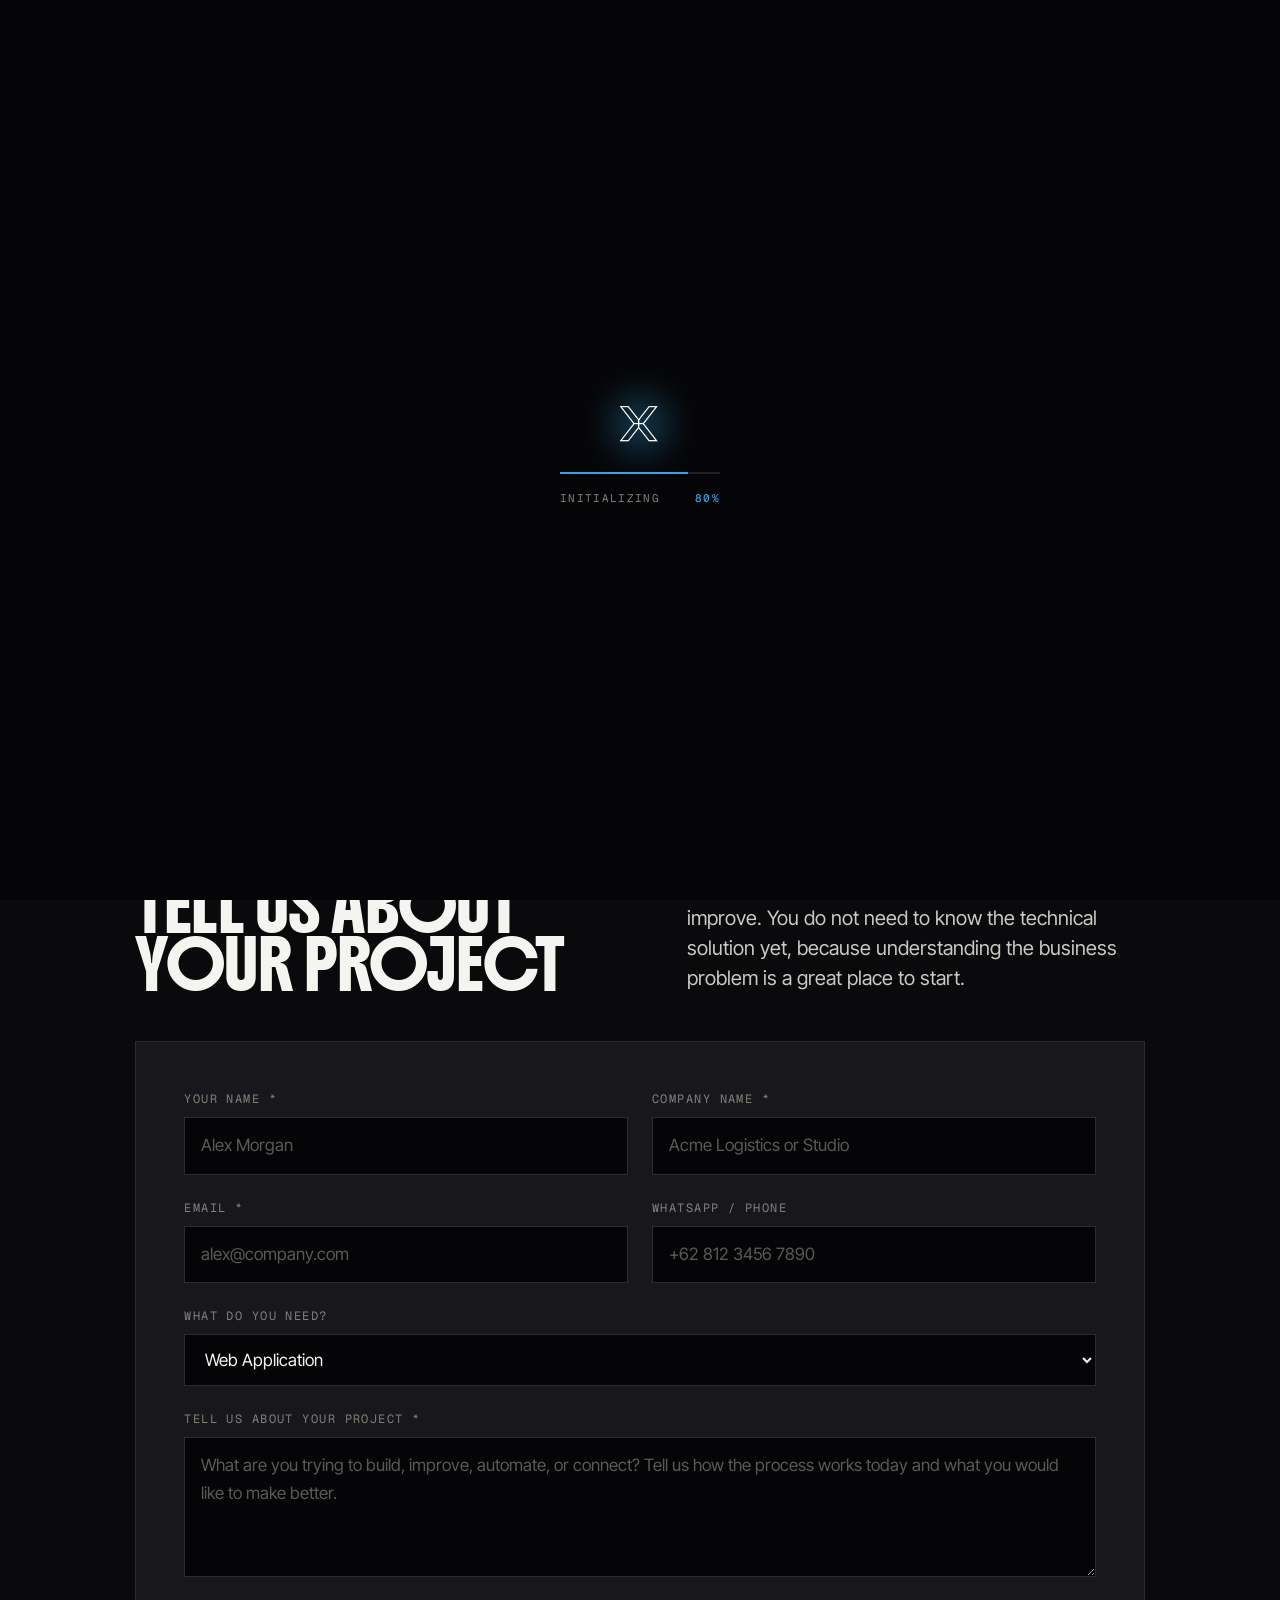
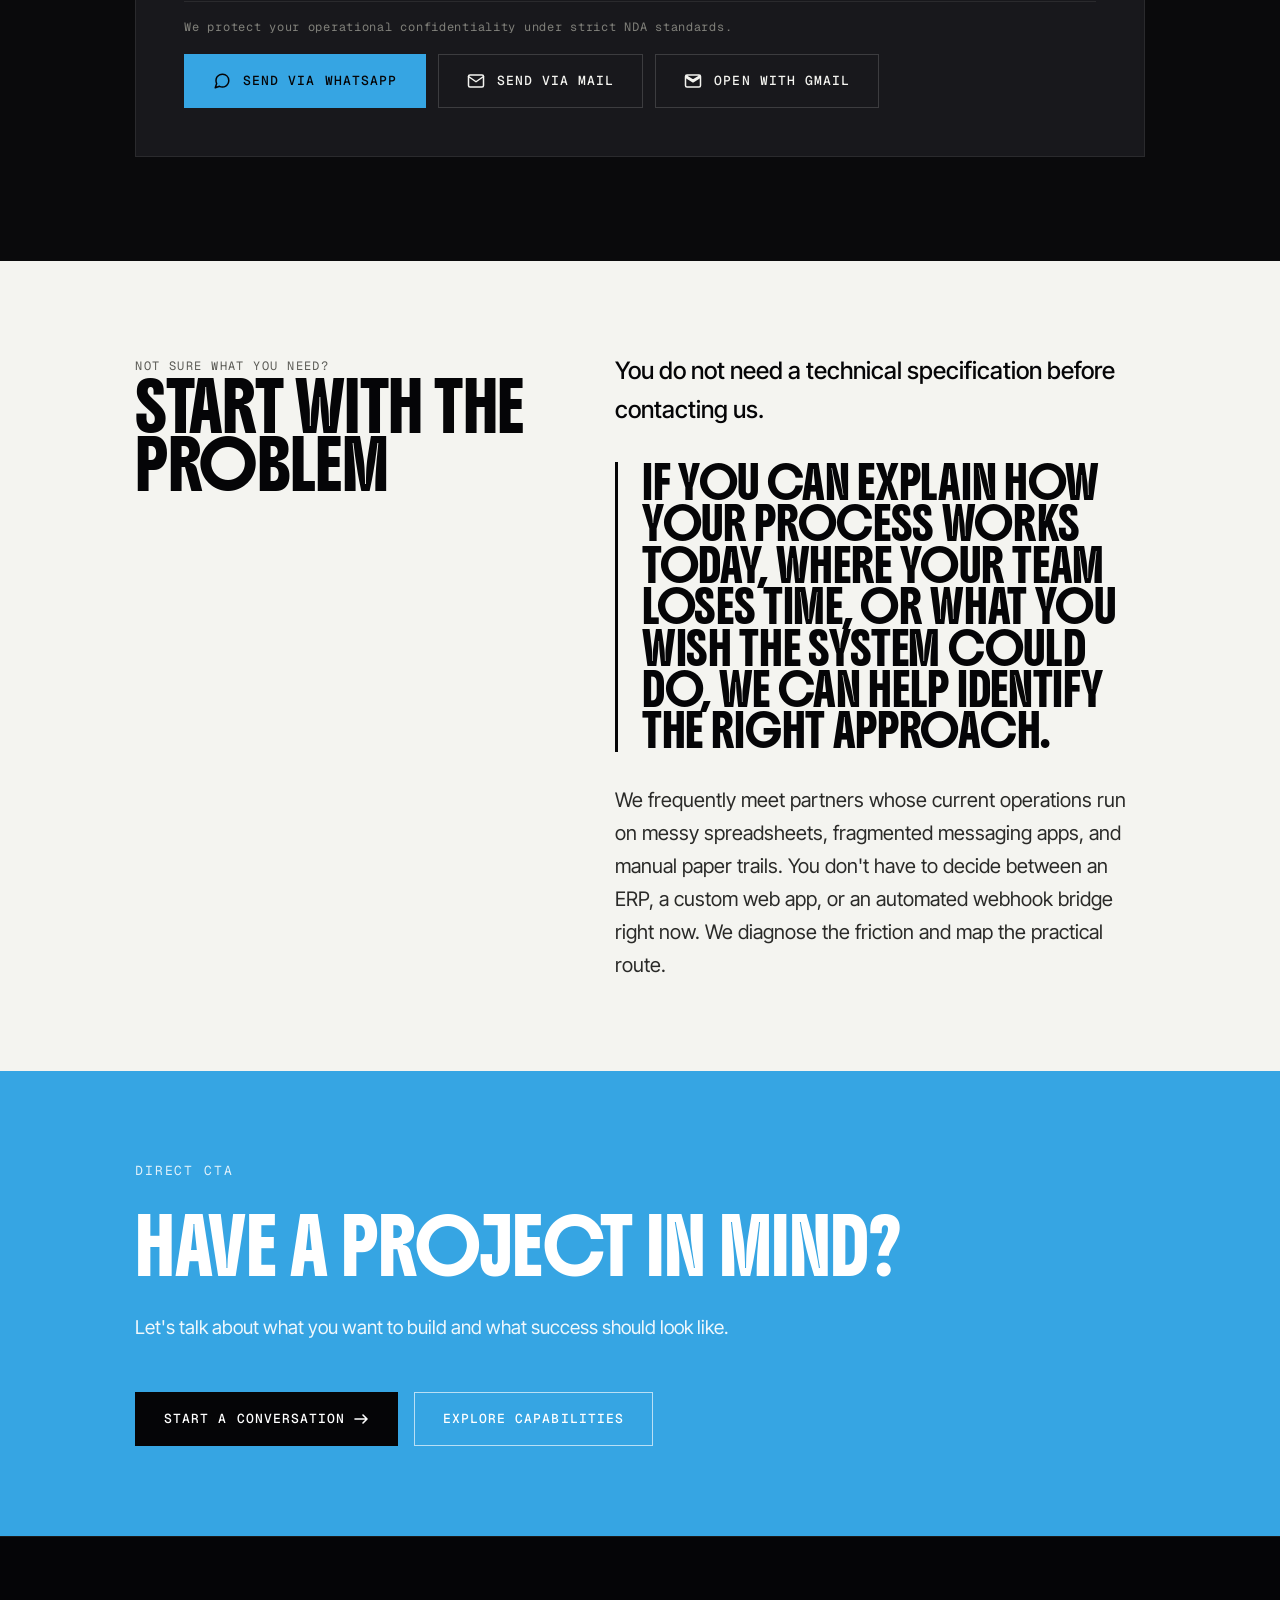
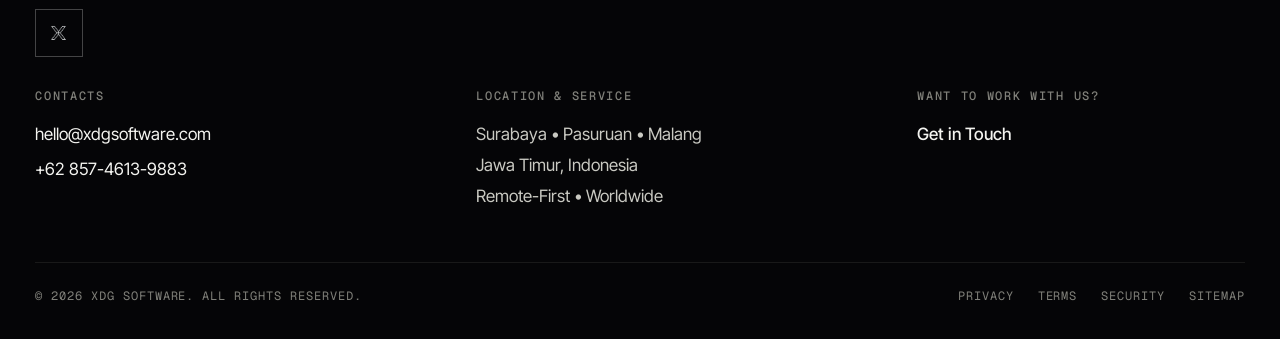
<file: contact.html>
<!doctype html>
<html lang="en">

<head>
  <meta charset="utf-8" />
  <meta name="viewport" content="width=device-width, initial-scale=1" />
  <title>Contact Us — Software House Surabaya, Pasuruan, Malang | XDG Software</title>
  <meta name="description"
    content="Hubungi XDG Software untuk konsultasi pembuatan custom software, sistem ERP, IoT, dan aplikasi web &amp; mobile di Surabaya, Pasuruan, Malang, dan seluruh Jawa Timur." />
  <meta name="keywords"
    content="kontak software house surabaya, jasa software pasuruan, software house malang, konsultan it jawa timur, jasa pembuatan software surabaya" />
  <meta name="author" content="XDG Software" />
  <meta name="robots" content="index, follow" />
  <link rel="canonical" href="https://xdgsoftware.com/contact.html" />

  <!-- Geo Local SEO Meta Tags (Surabaya, Pasuruan, Malang - Jawa Timur) -->
  <meta name="geo.region" content="ID-JI" />
  <meta name="geo.placename" content="Surabaya, Pasuruan, Malang, Jawa Timur" />
  <meta name="geo.position" content="-7.6453;112.9075" />
  <meta name="ICBM" content="-7.6453, 112.9075" />

  <!-- Open Graph / Facebook / WhatsApp -->
  <meta property="og:type" content="website" />
  <meta property="og:site_name" content="XDG Software" />
  <meta property="og:title" content="Contact Us — Software House Surabaya, Pasuruan, Malang | XDG Software" />
  <meta property="og:description"
    content="Konsultasikan proyek pembuatan custom software, ERP, IoT, dan otomasi bisnis dengan XDG Software di Surabaya, Pasuruan, Malang, dan Jawa Timur." />
  <meta property="og:url" content="https://xdgsoftware.com/contact.html" />
  <meta property="og:image" content="https://xdgsoftware.com/assets/img/xdg-logo.png" />
  <meta property="og:locale" content="id_ID" />

  <!-- Twitter Cards -->
  <meta name="twitter:card" content="summary_large_image" />
  <meta name="twitter:title" content="Contact Us — Software House Surabaya, Pasuruan, Malang | XDG Software" />
  <meta name="twitter:description"
    content="Konsultasikan proyek pembuatan custom software, sistem ERP, IoT, dan otomasi bisnis di Surabaya, Pasuruan, Malang, dan Jawa Timur." />
  <meta name="twitter:image" content="https://xdgsoftware.com/assets/img/xdg-logo.png" />

  <!-- Structured Data / JSON-LD for Contact Page -->
  <script type="application/ld+json">
  {
    "@context": "https://schema.org",
    "@type": "ContactPage",
    "mainEntity": {
      "@type": "ProfessionalService",
      "name": "XDG Software",
      "url": "https://xdgsoftware.com/",
      "telephone": "+6285746139883",
      "email": "hello@xdgsoftware.com",
      "address": {
        "@type": "PostalAddress",
        "addressLocality": "Pasuruan",
        "addressRegion": "Jawa Timur",
        "addressCountry": "ID"
      },
      "areaServed": [
        { "@type": "City", "name": "Surabaya" },
        { "@type": "City", "name": "Pasuruan" },
        { "@type": "City", "name": "Malang" },
        { "@type": "AdministrativeArea", "name": "Jawa Timur" },
        { "@type": "Country", "name": "Indonesia" }
      ]
    }
  }
  </script>

  <link rel="preconnect" href="https://fonts.googleapis.com" />
  <link rel="preconnect" href="https://fonts.gstatic.com" crossorigin />
  <link rel="stylesheet"
    href="https://fonts.googleapis.com/css2?family=Boldonse&family=Inter+Tight:wght@400;500;600;700&family=Geist+Mono:wght@400;500&display=swap" />
  <link rel="icon" type="image/png" href="assets/img/xdg-logo.png" />
  <link rel="stylesheet" href="assets/css/styles.css" />
</head>

<body>
  <!-- Page Preloader with XDG Logo -->
  <div id="preloader" class="preloader" aria-hidden="true">
    <div class="preloader-inner">
      <div class="preloader-logo-wrap">
        <img src="assets/img/xdg-logo.png" alt="XDG Logo" class="preloader-logo" width="64" height="64" />
        <div class="preloader-glow"></div>
      </div>
      <div class="preloader-bar">
        <div class="preloader-progress"></div>
      </div>
      <div class="preloader-meta">
        <span>INITIALIZING</span>
        <span class="preloader-percent">0%</span>
      </div>
    </div>
  </div>

  <a class="skip-link" href="#main">Skip to content</a>

  <!-- Header / Navigation -->
  <header class="site-header">
    <div class="container container--wide">
      <nav class="nav" aria-label="Primary">
        <a class="brand" href="index.html">
          <img class="brand-logo" src="assets/img/xdg-logo.png" alt="XDG Software Logo" width="32" height="32" />
          <span>XDG SOFTWARE</span>
        </a>
        <div class="nav-links" role="navigation">
          <a href="index.html">Home</a>
          <a href="services.html">Services</a>
          <a href="index.html#work">Work</a>
          <a href="studio.html">About</a>
          <a href="contact.html" aria-current="page">Contact</a>
        </div>
        <div class="nav-cta-row">
          <a href="#inquiry" class="btn btn--primary btn--sm">Start a project
            <svg class="arrow" width="14" height="10" viewBox="0 0 14 10" fill="none" aria-hidden="true">
              <path d="M1 5h12m0 0L9 1m4 4L9 9" stroke="currentColor" stroke-width="1.6" stroke-linecap="round"
                stroke-linejoin="round" />
            </svg>
          </a>
          <button class="nav-toggle" aria-label="Open menu" aria-expanded="false" aria-controls="mobile-drawer"><span
              aria-hidden="true"></span></button>
        </div>
      </nav>
    </div>
  </header>

  <!-- Mobile Drawer -->
  <div class="mobile-drawer" id="mobile-drawer" aria-hidden="true">
    <button class="drawer-close" aria-label="Close menu">Close</button>
    <a href="index.html">Home</a>
    <a href="services.html">Services</a>
    <a href="index.html#work">Work</a>
    <a href="studio.html">About</a>
    <a href="contact.html">Contact</a>
  </div>

  <main id="main">

    <!-- HERO SECTION (CONTACT) -->
    <section class="hero">
      <div class="container container--wide">
        <div class="hero-grid">
          <div class="hero-text">
            <h1 class="hero-headline">
              Let's Build<br />
              <span class="lime">Something</span><br />
              Useful
            </h1>
            <p class="hero-sub">
              Tell us what you're building, improving, or trying to automate. We'll help you turn it into a practical
              technology solution.
            </p>
            <div class="hero-cta-row">
              <a class="btn btn--primary btn--lg" href="#inquiry">Send an Inquiry
                <svg class="arrow" width="16" height="10" viewBox="0 0 14 10" fill="none" aria-hidden="true">
                  <path d="M1 5h12m0 0L9 1m4 4L9 9" stroke="currentColor" stroke-width="1.6" stroke-linecap="round"
                    stroke-linejoin="round" />
                </svg>
              </a>
              <a class="btn btn--ghost btn--lg" href="services.html">Review Capabilities</a>
            </div>
            <div class="hero-meta">
              <span><strong>Direct Discussion</strong> / With senior engineering leads</span>
              <span class="meta-sep" aria-hidden="true">/</span>
              <span><strong>Fast Response</strong> / Within 24 business hours</span>
              <span class="meta-sep" aria-hidden="true">/</span>
              <span><strong>No Hard Pitch</strong> / Pragmatic advice first</span>
            </div>
          </div>
          <div class="hero-media reveal">
            <img src="assets/img/code/code-hero.jpg"
              alt="XDG Software engineering collaboration and technical inquiry consultation" />
          </div>
        </div>
      </div>
    </section>

    <!-- INQUIRY FORM SECTION -->
    <section id="inquiry">
      <div class="container container--narrow">
        <div class="section-head">
          <div>
            <span class="eyebrow">Project Inquiry</span>
            <h2>Tell Us About<br />Your Project</h2>
          </div>
          <p class="lede">
            Share the challenge, idea, or process you want to improve. You do not need to know the technical solution
            yet, because understanding the business problem is a great place to start.
          </p>
        </div>

        <form id="inquiry-form" class="form-card reveal" onsubmit="event.preventDefault(); sendInquiry('whatsapp');">
          <div class="form-row">
            <div class="form-field">
              <label for="name">Your Name *</label>
              <input type="text" id="name" name="name" placeholder="Alex Morgan" required />
            </div>
            <div class="form-field">
              <label for="company">Company Name *</label>
              <input type="text" id="company" name="company" placeholder="Acme Logistics or Studio" required />
            </div>
          </div>

          <div class="form-row">
            <div class="form-field">
              <label for="email">Email *</label>
              <input type="email" id="email" name="email" placeholder="alex@company.com" required />
            </div>
            <div class="form-field">
              <label for="whatsapp">WhatsApp / Phone</label>
              <input type="text" id="whatsapp" name="whatsapp" placeholder="+62 812 3456 7890" />
            </div>
          </div>

          <div class="form-field form-row--full">
            <label for="need">What do you need?</label>
            <select id="need" name="need">
              <option value="web">Web Application</option>
              <option value="mobile">Mobile Application</option>
              <option value="erp">ERP &amp; Business System</option>
              <option value="iot">IoT Solutions</option>
              <option value="ai-automation">AI Automation</option>
              <option value="training">IT &amp; Workforce Training</option>
              <option value="other">Other / Multi-System Architecture</option>
            </select>
          </div>

          <div class="form-field form-row--full">
            <label for="details">Tell us about your project *</label>
            <textarea id="details" name="details"
              placeholder="What are you trying to build, improve, automate, or connect? Tell us how the process works today and what you would like to make better."
              required></textarea>
          </div>

          <div class="form-actions">
            <small>We protect your operational confidentiality under strict NDA standards.</small>
            <div class="form-actions-buttons" style="display: flex; gap: 12px; flex-wrap: wrap; align-items: center;">
              <button type="button" class="btn btn--primary btn--lg" onclick="sendInquiry('whatsapp')">
                <svg width="18" height="18" viewBox="0 0 24 24" fill="none" stroke="currentColor" stroke-width="2" stroke-linecap="round" stroke-linejoin="round" aria-hidden="true" style="margin-right: 4px;">
                  <path d="M21 11.5a8.38 8.38 0 0 1-.9 3.8 8.5 8.5 0 0 1-7.6 4.7 8.38 8.38 0 0 1-3.8-.9L3 21l1.9-5.7a8.38 8.38 0 0 1-.9-3.8 8.5 8.5 0 0 1 4.7-7.6 8.38 8.38 0 0 1 3.8-.9h.5a8.48 8.48 0 0 1 8 8v.5z"></path>
                </svg>
                Send via WhatsApp
              </button>
              <button type="button" class="btn btn--ghost btn--lg" onclick="sendInquiry('email')">
                <svg width="18" height="18" viewBox="0 0 24 24" fill="none" stroke="currentColor" stroke-width="2" stroke-linecap="round" stroke-linejoin="round" aria-hidden="true" style="margin-right: 4px;">
                  <path d="M4 4h16c1.1 0 2 .9 2 2v12c0 1.1-.9 2-2 2H4c-1.1 0-2-.9-2-2V6c0-1.1.9-2 2-2z"></path>
                  <polyline points="22,6 12,13 2,6"></polyline>
                </svg>
                Send via Mail
              </button>
              <button type="button" class="btn btn--ghost btn--lg" onclick="sendInquiry('gmail')" title="Open directly in Gmail Web">
                <svg width="18" height="18" viewBox="0 0 24 24" fill="none" stroke="currentColor" stroke-width="2" stroke-linecap="round" stroke-linejoin="round" aria-hidden="true" style="margin-right: 4px;">
                  <path d="M20 4H4c-1.1 0-1.99.9-1.99 2L2 18c0 1.1.9 2 2 2h16c1.1 0 2-.9 2-2V6c0-1.1-.9-2-2-2zm0 4l-8 5-8-5V6l8 5 8-5v2z"></path>
                </svg>
                Open with Gmail
              </button>
            </div>
            <div id="email-helper-notice" style="display: none; width: 100%; margin-top: 14px; padding: 12px 16px; background: rgba(255,255,255,0.04); border: 1px solid var(--rule-strong); border-radius: var(--radius); font-size: var(--text-sm); color: var(--fg-mute);">
              <span style="color: var(--fg);">Opening email client...</span> If no desktop email app is configured on your computer, <a id="gmail-web-link" href="#" target="_blank" rel="noopener" style="color: var(--lime); text-decoration: underline; font-weight: 600;">open directly in Gmail Web</a> or <button type="button" onclick="copyInquiryText()" style="background:none;border:none;color:var(--lime);text-decoration:underline;cursor:pointer;padding:0;font-family:inherit;font-size:inherit;font-weight:600;">copy inquiry text</button>.
            </div>
          </div>
        </form>
      </div>
    </section>

    <!-- NOT SURE WHAT YOU NEED (Reverse Tile Paper Section) -->
    <section class="chapter tile-section">
      <div class="container container--narrow">
        <div class="chapter-grid">
          <div>
            <span class="label">Not Sure What You Need?</span>
            <h2>Start With the<br />Problem</h2>
          </div>
          <div class="chapter-body">
            <p style="font-size: var(--text-xl); font-weight: 500; color: var(--ink-000);">
              You do not need a technical specification before contacting us.
            </p>
            <blockquote class="pull-quote">
              If you can explain how your process works today, where your team loses time, or what you wish the system
              could do, we can help identify the right approach.
            </blockquote>
            <p>
              We frequently meet partners whose current operations run on messy spreadsheets, fragmented messaging apps,
              and manual paper trails. You don't have to decide between an ERP, a custom web app, or an automated
              webhook bridge right now. We diagnose the friction and map the practical route.
            </p>
          </div>
        </div>
      </div>
    </section>

    <!-- DIRECT CTA -->
    <section class="closing-cta">
      <div class="container container--narrow">
        <span class="label" style="color: rgba(255,255,255,0.85);">Direct CTA</span>
        <h2>Have a project in mind?</h2>
        <p class="lede">
          Let's talk about what you want to build and what success should look like.
        </p>
        <div class="cta-row">
          <a class="btn btn--dark btn--lg" href="#inquiry">Start a Conversation
            <svg class="arrow" width="16" height="10" viewBox="0 0 14 10" fill="none" aria-hidden="true">
              <path d="M1 5h12m0 0L9 1m4 4L9 9" stroke="currentColor" stroke-width="1.6" stroke-linecap="round"
                stroke-linejoin="round" />
            </svg>
          </a>
          <a class="btn btn--ghost btn--lg" href="services.html">Explore Capabilities</a>
        </div>
      </div>
    </section>

  </main>

  <!-- FOOTER -->
  <footer class="site-footer">
    <div class="container container--wide">
      <div class="footer-header">
        <a href="index.html" class="footer-logo-circle" aria-label="XDG Software Home">
          <img src="assets/img/xdg-logo.png" alt="XDG Software Logo" width="24" height="24" />
        </a>
      </div>
      <div class="footer-top">
        <div class="footer-col">
          <h4>Contacts</h4>
          <div class="footer-contact-list">
            <a href="mailto:hello@xdgsoftware.com">hello@xdgsoftware.com</a>
            <a href="https://wa.me/6285746139883" target="_blank" rel="noopener">+62 857-4613-9883</a>
          </div>
        </div>
        <div class="footer-col">
          <h4>Location &amp; Service</h4>
          <p>Surabaya &bull; Pasuruan &bull; Malang</p>
          <p>Jawa Timur, Indonesia</p>
          <p>Remote-First &bull; Worldwide</p>
        </div>
        <div class="footer-col">
          <h4>Want to work with us?</h4>
          <div>
            <a href="contact.html" class="footer-touch-link">Get in Touch</a>
          </div>
        </div>
      </div>
      <div class="footer-bottom">
        <span>&copy; 2026 XDG Software. All rights reserved.</span>
        <div class="footer-meta-links">
          <a href="#">Privacy</a>
          <a href="#">Terms</a>
          <a href="#">Security</a>
          <a href="#">Sitemap</a>
        </div>
      </div>
    </div>
  </footer>

  <script src="assets/js/site.js" defer></script>
<script>
window._lastInquiryBody = '';

function getInquiryData() {
  const form = document.getElementById('inquiry-form');
  if (form && !form.checkValidity()) {
    form.reportValidity();
    return null;
  }

  const name = (document.getElementById('name').value || '').trim();
  const company = (document.getElementById('company').value || '').trim();
  const email = (document.getElementById('email').value || '').trim();
  const whatsapp = (document.getElementById('whatsapp').value || '').trim();
  const needSelect = document.getElementById('need');
  const needText = needSelect ? needSelect.options[needSelect.selectedIndex].text : '';
  const details = (document.getElementById('details').value || '').trim();

  return { name, company, email, whatsapp, needText, details };
}

function sendInquiry(method) {
  const data = getInquiryData();
  if (!data) return;

  const targetWhatsApp = '6285746139883';
  const targetEmail = 'hello@xdgsoftware.com';

  if (method === 'whatsapp') {
    const waMessage =
`Hello XDG Software Team,

I would like to submit a project inquiry:

*Name:* ${data.name}
*Company:* ${data.company}
*Email:* ${data.email}
${data.whatsapp ? `*Phone/WhatsApp:* ${data.whatsapp}\n` : ''}*Project Need:* ${data.needText}

*Project Details:*
${data.details}`;

    const waUrl = `https://wa.me/${targetWhatsApp}?text=${encodeURIComponent(waMessage)}`;
    window.open(waUrl, '_blank');
    return;
  }

  // Common email content in English
  const subject = `Project Inquiry: ${data.needText} - ${data.company} (${data.name})`;
  const emailBody =
`Hello XDG Software Team,

Here are the details for our project inquiry:

- Full Name: ${data.name}
- Company / Organization: ${data.company}
- Email: ${data.email}
${data.whatsapp ? `- Phone / WhatsApp: ${data.whatsapp}\n` : ''}- Selected Service: ${data.needText}

Project Details:
${data.details}

Best regards,
${data.name}`;

  window._lastInquiryBody = emailBody;

  // Gmail Web URL
  const gmailUrl = `https://mail.google.com/mail/?view=cm&fs=1&to=${targetEmail}&su=${encodeURIComponent(subject)}&body=${encodeURIComponent(emailBody)}`;

  // Update fallback link
  const gmailFallback = document.getElementById('gmail-web-link');
  if (gmailFallback) {
    gmailFallback.href = gmailUrl;
  }

  if (method === 'gmail') {
    window.open(gmailUrl, '_blank');
    return;
  }

  if (method === 'email') {
    // Show helper notice in case Windows desktop mail client is not installed/configured
    const notice = document.getElementById('email-helper-notice');
    if (notice) {
      notice.style.display = 'block';
    }

    // Format CRLF for standard RFC 6068 mailto
    const mailtoBody = emailBody.replace(/\r\n/g, '\n').replace(/\n/g, '\r\n');
    const mailtoUrl = `mailto:${targetEmail}?subject=${encodeURIComponent(subject)}&body=${encodeURIComponent(mailtoBody)}`;

    const mailLink = document.createElement('a');
    mailLink.href = mailtoUrl;
    document.body.appendChild(mailLink);
    mailLink.click();
    setTimeout(() => mailLink.remove(), 200);
  }
}

function copyInquiryText() {
  const text = window._lastInquiryBody;
  if (!text) {
    alert('Please fill in the form fields first.');
    return;
  }
  if (navigator.clipboard) {
    navigator.clipboard.writeText(text).then(() => {
      alert('Inquiry text copied to clipboard! You can paste it into your email.');
    }).catch(() => {
      prompt('Copy your inquiry text:', text);
    });
  } else {
    prompt('Copy your inquiry text:', text);
  }
}
</script>
</body>

</html>
</file>
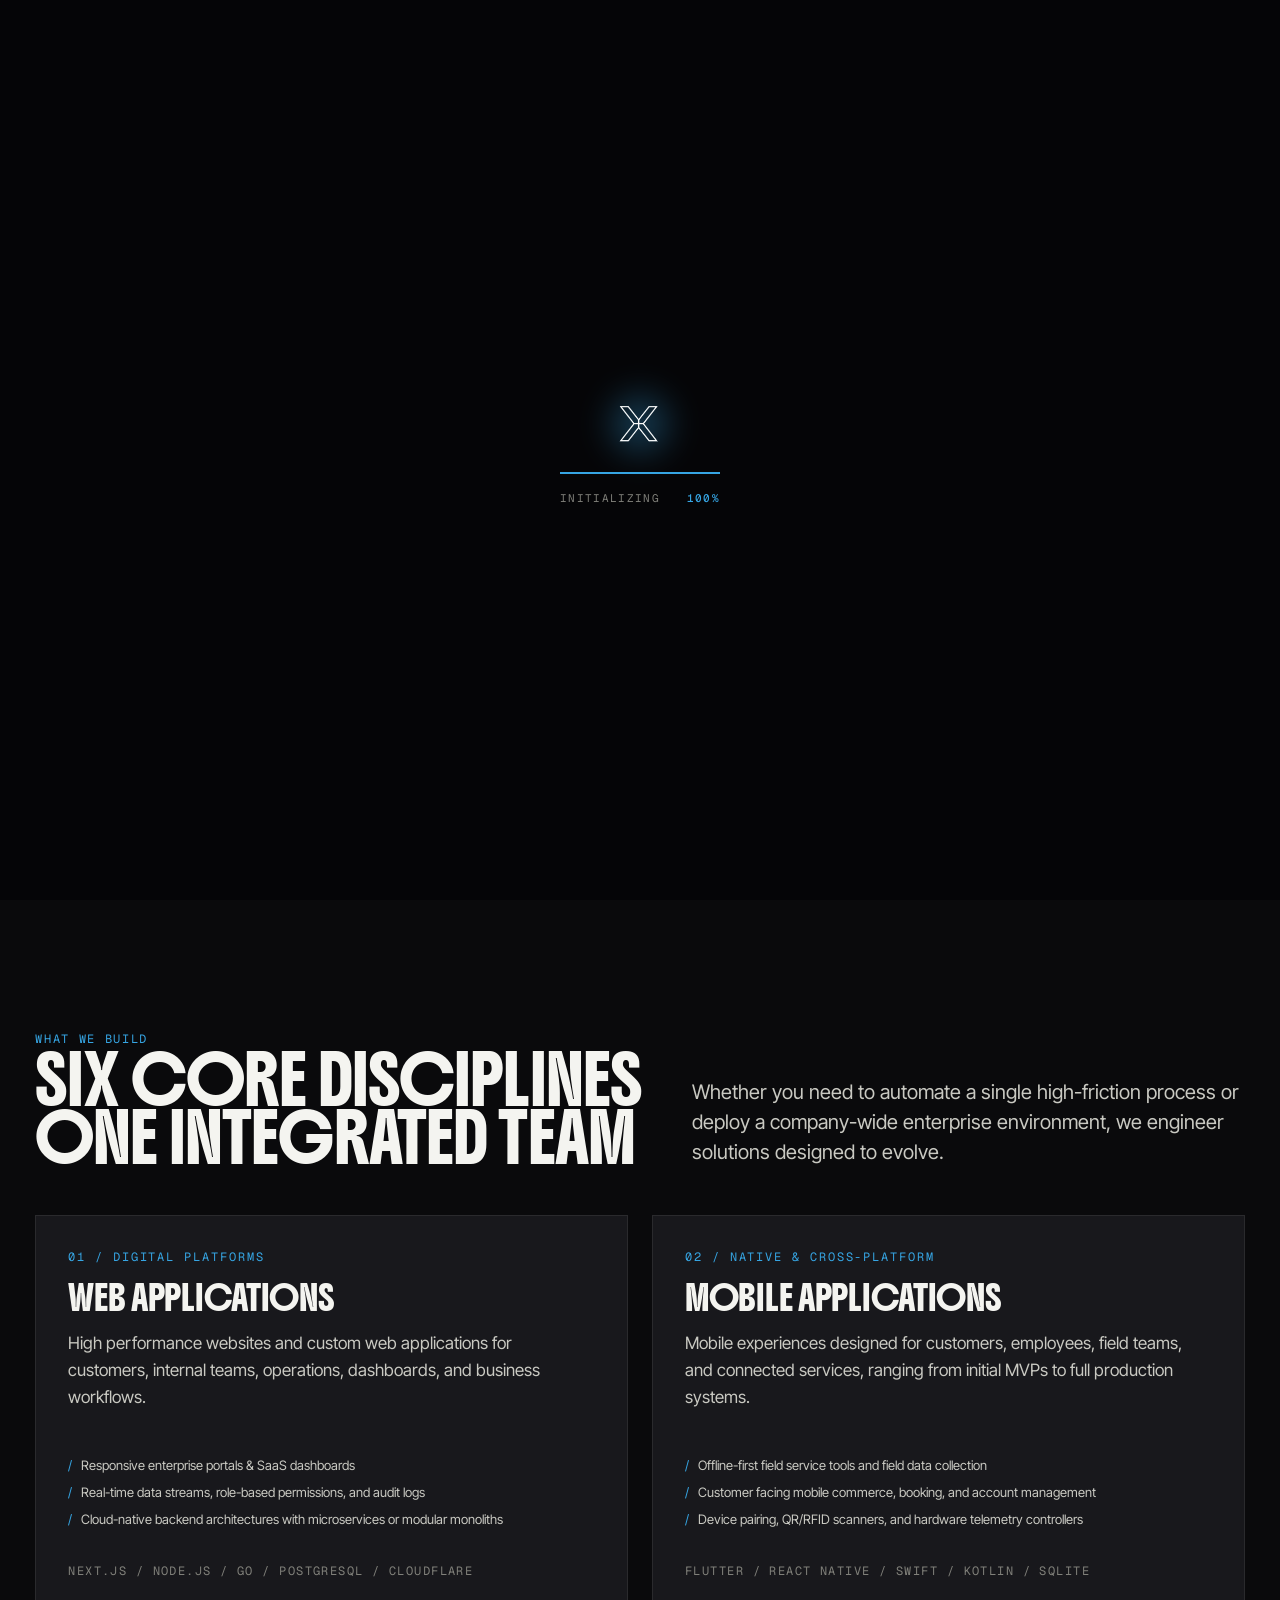
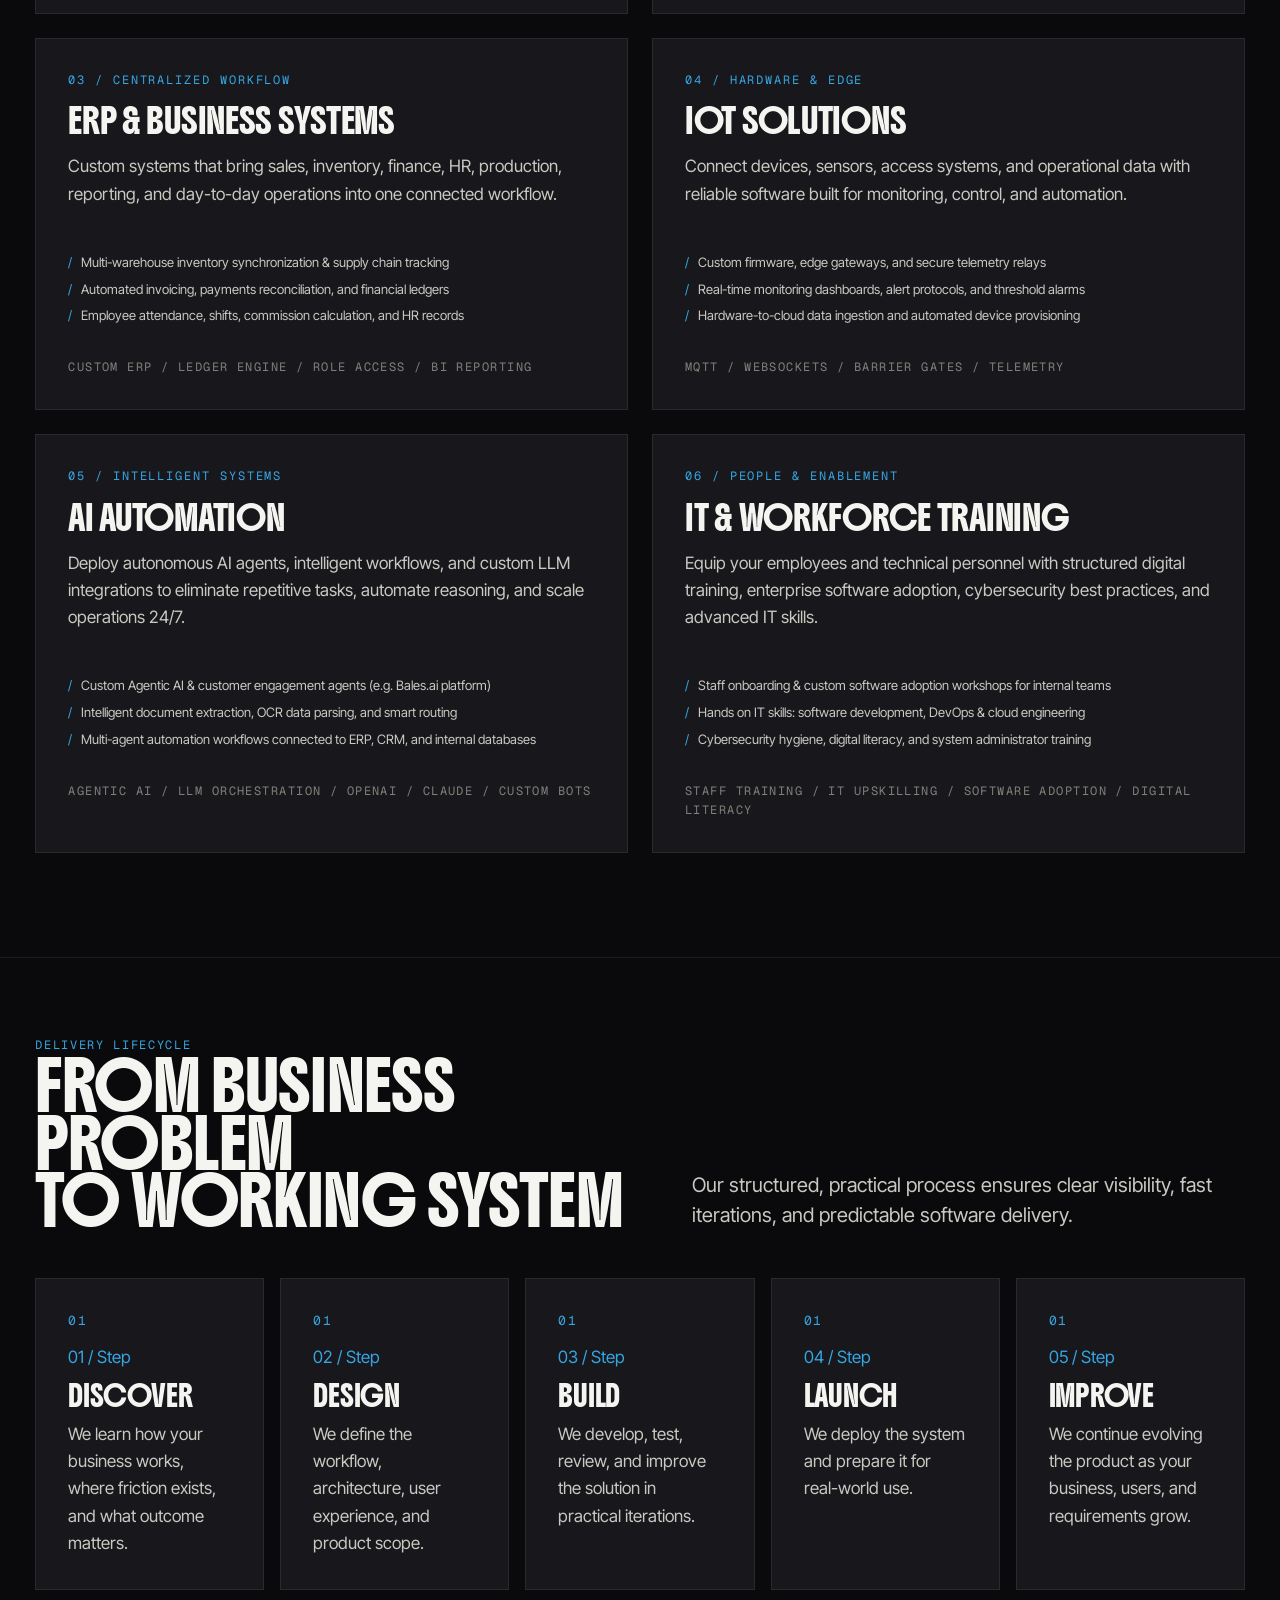
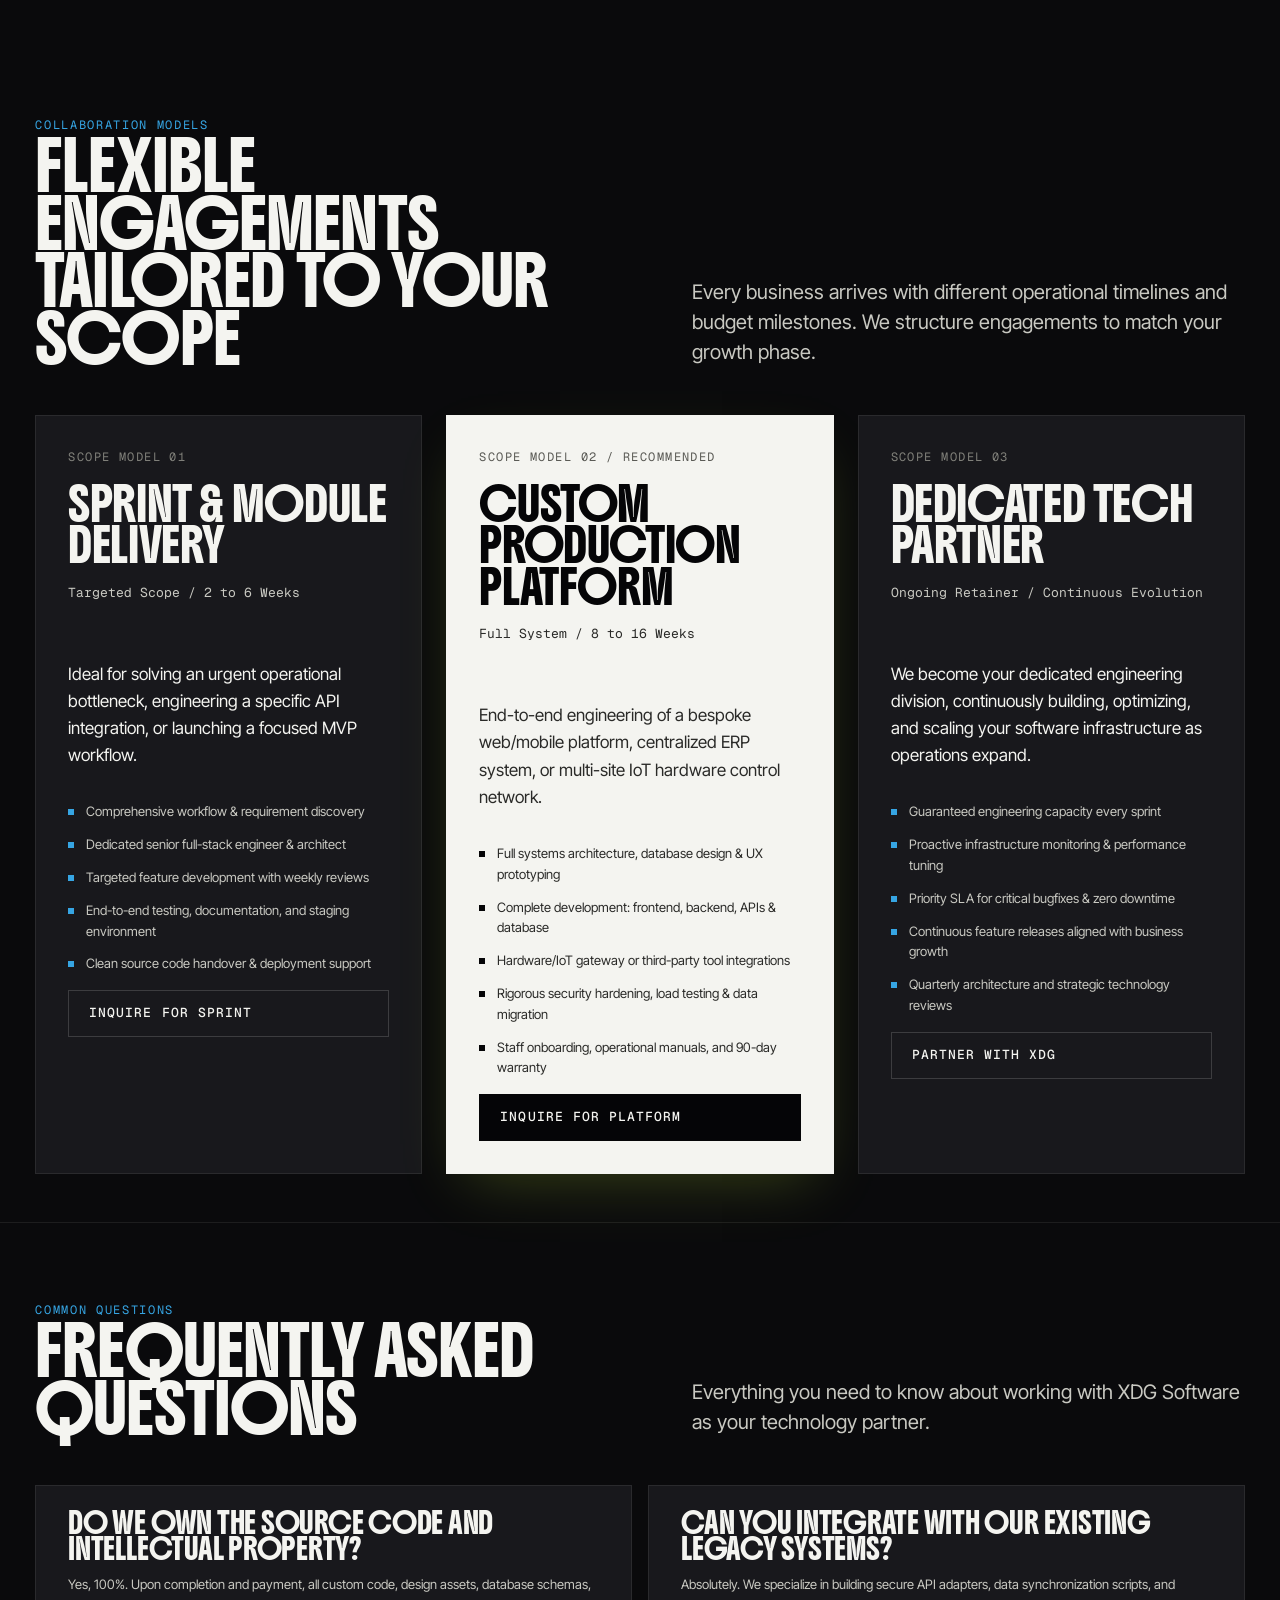
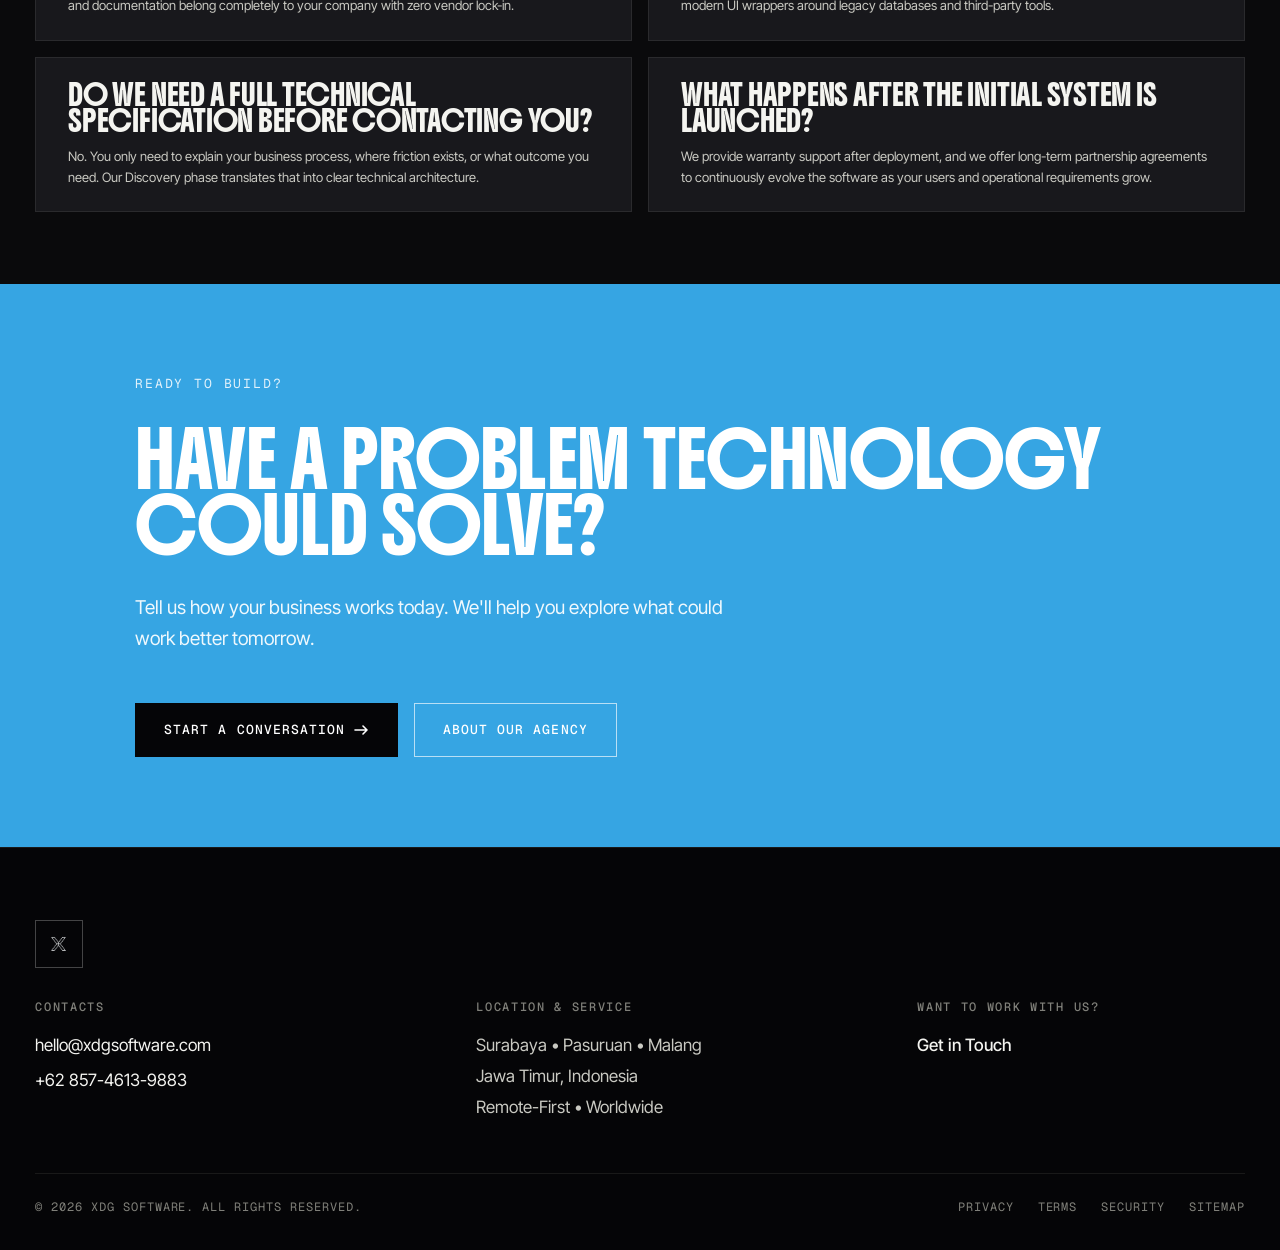
<file: services.html>
<!doctype html>
<html lang="en">

<head>
  <meta charset="utf-8" />
  <meta name="viewport" content="width=device-width, initial-scale=1" />
  <title>Services &amp; Capabilities — Software House Surabaya, Pasuruan, Malang | XDG Software</title>
  <meta name="description"
    content="Layanan software house &amp; tech agency untuk Surabaya, Pasuruan, Malang, dan Jawa Timur: custom web apps, mobile apps, ERP systems, IoT, dan otomasi bisnis." />
  <meta name="keywords"
    content="jasa software surabaya, software house pasuruan, software developer malang, jasa erp surabaya, custom software jawa timur, iot pasuruan malang" />
  <meta name="author" content="XDG Software" />
  <meta name="robots" content="index, follow" />
  <link rel="canonical" href="https://xdgsoftware.com/services.html" />

  <!-- Geo Local SEO Meta Tags (Surabaya, Pasuruan, Malang - Jawa Timur) -->
  <meta name="geo.region" content="ID-JI" />
  <meta name="geo.placename" content="Surabaya, Pasuruan, Malang, Jawa Timur" />
  <meta name="geo.position" content="-7.6453;112.9075" />
  <meta name="ICBM" content="-7.6453, 112.9075" />

  <!-- Open Graph / Facebook / WhatsApp -->
  <meta property="og:type" content="website" />
  <meta property="og:site_name" content="XDG Software" />
  <meta property="og:title" content="Services &amp; Capabilities — Software House Surabaya, Pasuruan, Malang | XDG Software" />
  <meta property="og:description"
    content="Layanan software house &amp; tech agency untuk Surabaya, Pasuruan, Malang, dan Jawa Timur: custom web &amp; mobile apps, ERP, IoT, dan otomasi bisnis." />
  <meta property="og:url" content="https://xdgsoftware.com/services.html" />
  <meta property="og:image" content="https://xdgsoftware.com/assets/img/xdg-logo.png" />
  <meta property="og:locale" content="id_ID" />

  <!-- Twitter Cards -->
  <meta name="twitter:card" content="summary_large_image" />
  <meta name="twitter:title" content="Services &amp; Capabilities | Software House Surabaya, Pasuruan, Malang" />
  <meta name="twitter:description"
    content="Layanan pembuatan custom software, sistem ERP, IoT, dan otomasi bisnis di Surabaya, Pasuruan, Malang, dan Jawa Timur." />
  <meta name="twitter:image" content="https://xdgsoftware.com/assets/img/xdg-logo.png" />

  <link rel="preconnect" href="https://fonts.googleapis.com" />
  <link rel="preconnect" href="https://fonts.gstatic.com" crossorigin />
  <link rel="stylesheet"
    href="https://fonts.googleapis.com/css2?family=Boldonse&family=Inter+Tight:wght@400;500;600;700&family=Geist+Mono:wght@400;500&display=swap" />
  <link rel="icon" type="image/png" href="assets/img/xdg-logo.png" />
  <link rel="stylesheet" href="assets/css/styles.css" />
</head>

<body>
  <!-- Page Preloader with XDG Logo -->
  <div id="preloader" class="preloader" aria-hidden="true">
    <div class="preloader-inner">
      <div class="preloader-logo-wrap">
        <img src="assets/img/xdg-logo.png" alt="XDG Logo" class="preloader-logo" width="64" height="64" />
        <div class="preloader-glow"></div>
      </div>
      <div class="preloader-bar">
        <div class="preloader-progress"></div>
      </div>
      <div class="preloader-meta">
        <span>INITIALIZING</span>
        <span class="preloader-percent">0%</span>
      </div>
    </div>
  </div>

  <a class="skip-link" href="#main">Skip to content</a>

  <!-- Header / Navigation -->
  <header class="site-header">
    <div class="container container--wide">
      <nav class="nav" aria-label="Primary">
        <a class="brand" href="index.html">
          <img class="brand-logo" src="assets/img/xdg-logo.png" alt="XDG Software Logo" width="32" height="32" />
          <span>XDG SOFTWARE</span>
        </a>
        <div class="nav-links" role="navigation">
          <a href="index.html">Home</a>
          <a href="services.html" aria-current="page">Services</a>
          <a href="index.html#work">Work</a>
          <a href="studio.html">About</a>
          <a href="contact.html">Contact</a>
        </div>
        <div class="nav-cta-row">
          <a href="contact.html" class="btn btn--primary btn--sm">Start a project
            <svg class="arrow" width="14" height="10" viewBox="0 0 14 10" fill="none" aria-hidden="true">
              <path d="M1 5h12m0 0L9 1m4 4L9 9" stroke="currentColor" stroke-width="1.6" stroke-linecap="round"
                stroke-linejoin="round" />
            </svg>
          </a>
          <button class="nav-toggle" aria-label="Open menu" aria-expanded="false" aria-controls="mobile-drawer"><span
              aria-hidden="true"></span></button>
        </div>
      </nav>
    </div>
  </header>

  <!-- Mobile Drawer -->
  <div class="mobile-drawer" id="mobile-drawer" aria-hidden="true">
    <button class="drawer-close" aria-label="Close menu">Close</button>
    <a href="index.html">Home</a>
    <a href="services.html">Services</a>
    <a href="index.html#work">Work</a>
    <a href="studio.html">About</a>
    <a href="contact.html">Contact</a>
  </div>

  <main id="main">

    <!-- HERO SECTION (SERVICES) -->
    <section class="hero">
      <div class="container container--wide">
        <div class="hero-grid">
          <div class="hero-text">
            <span class="eyebrow">Capabilities &amp; Engineering Services</span>
            <h1 class="hero-headline">
              Custom Software<br />
              <span class="lime">Built Around</span><br />
              Your Workflow
            </h1>
            <p class="hero-sub">
              Technology should fit the way your business works, never forcing your business to fit the software. We
              build practical, production-ready digital systems from web and mobile apps to ERP, IoT, and automated
              pipelines.
            </p>
            <div class="hero-cta-row">
              <a class="btn btn--primary btn--lg" href="contact.html">Discuss a Project
                <svg class="arrow" width="16" height="10" viewBox="0 0 14 10" fill="none" aria-hidden="true">
                  <path d="M1 5h12m0 0L9 1m4 4L9 9" stroke="currentColor" stroke-width="1.6" stroke-linecap="round"
                    stroke-linejoin="round" />
                </svg>
              </a>
              <a class="btn btn--ghost btn--lg" href="#models">Engagement Models</a>
            </div>
            <div class="hero-meta">
              <span><strong>Web &amp; Mobile</strong> / High Performance</span>
              <span class="meta-sep" aria-hidden="true">/</span>
              <span><strong>ERP &amp; IoT</strong> / Connected Ecosystem</span>
              <span class="meta-sep" aria-hidden="true">/</span>
              <span><strong>Full Code Ownership</strong> / 100% Client Asset</span>
            </div>
          </div>
          <div class="hero-media reveal">
            <img src="assets/img/code/code-developer.jpg"
              alt="XDG Software engineering team building custom backend architectures and system pipelines" />
          </div>
        </div>
      </div>
    </section>

    <!-- DETAILED DISCIPLINES BENTO -->
    <section id="disciplines">
      <div class="container container--wide">
        <div class="section-head">
          <div>
            <span class="eyebrow">What We Build</span>
            <h2>Six Core Disciplines<br />One Integrated Team</h2>
          </div>
          <p class="lede">
            Whether you need to automate a single high-friction process or deploy a company-wide enterprise environment,
            we engineer solutions designed to evolve.
          </p>
        </div>

        <div class="cap-bento">
          <!-- 01 Web Applications -->
          <article class="cap-card cap-card--wide reveal">
            <span class="cap-num">01 / Digital Platforms</span>
            <h3>Web Applications</h3>
            <p>High performance websites and custom web applications for customers, internal teams, operations,
              dashboards, and business workflows.</p>
            <ul
              style="list-style: none; padding: 0; margin: var(--space-3) 0 0; color: var(--fg-soft); font-size: var(--text-sm); display: flex; flex-direction: column; gap: 6px;">
              <li><span class="tech-slash" style="color: var(--lime); margin-right: 6px;">/</span> Responsive enterprise
                portals &amp; SaaS dashboards</li>
              <li><span class="tech-slash" style="color: var(--lime); margin-right: 6px;">/</span> Real-time data
                streams, role-based permissions, and audit logs</li>
              <li><span class="tech-slash" style="color: var(--lime); margin-right: 6px;">/</span> Cloud-native backend
                architectures with microservices or modular monoliths</li>
            </ul>
            <span class="label" style="margin-top: var(--space-4);">Next.js / Node.js / Go / PostgreSQL /
              Cloudflare</span>
          </article>

          <!-- 02 Mobile Applications -->
          <article class="cap-card cap-card--wide reveal">
            <span class="cap-num">02 / Native &amp; Cross-Platform</span>
            <h3>Mobile Applications</h3>
            <p>Mobile experiences designed for customers, employees, field teams, and connected services, ranging from
              initial MVPs to full production systems.</p>
            <ul
              style="list-style: none; padding: 0; margin: var(--space-3) 0 0; color: var(--fg-soft); font-size: var(--text-sm); display: flex; flex-direction: column; gap: 6px;">
              <li><span class="tech-slash" style="color: var(--lime); margin-right: 6px;">/</span> Offline-first field
                service tools and field data collection</li>
              <li><span class="tech-slash" style="color: var(--lime); margin-right: 6px;">/</span> Customer facing
                mobile commerce, booking, and account management</li>
              <li><span class="tech-slash" style="color: var(--lime); margin-right: 6px;">/</span> Device pairing,
                QR/RFID scanners, and hardware telemetry controllers</li>
            </ul>
            <span class="label" style="margin-top: var(--space-4);">Flutter / React Native / Swift / Kotlin /
              SQLite</span>
          </article>

          <!-- 03 ERP & Business Systems -->
          <article class="cap-card cap-card--wide reveal">
            <span class="cap-num">03 / Centralized Workflow</span>
            <h3>ERP &amp; Business Systems</h3>
            <p>Custom systems that bring sales, inventory, finance, HR, production, reporting, and day-to-day operations
              into one connected workflow.</p>
            <ul
              style="list-style: none; padding: 0; margin: var(--space-3) 0 0; color: var(--fg-soft); font-size: var(--text-sm); display: flex; flex-direction: column; gap: 6px;">
              <li><span class="tech-slash" style="color: var(--lime); margin-right: 6px;">/</span> Multi-warehouse
                inventory synchronization &amp; supply chain tracking</li>
              <li><span class="tech-slash" style="color: var(--lime); margin-right: 6px;">/</span> Automated invoicing,
                payments reconciliation, and financial ledgers</li>
              <li><span class="tech-slash" style="color: var(--lime); margin-right: 6px;">/</span> Employee attendance,
                shifts, commission calculation, and HR records</li>
            </ul>
            <span class="label" style="margin-top: var(--space-4);">Custom ERP / Ledger Engine / Role Access / BI
              Reporting</span>
          </article>

          <!-- 04 IoT Solutions -->
          <article class="cap-card cap-card--wide reveal">
            <span class="cap-num">04 / Hardware &amp; Edge</span>
            <h3>IoT Solutions</h3>
            <p>Connect devices, sensors, access systems, and operational data with reliable software built for
              monitoring, control, and automation.</p>
            <ul
              style="list-style: none; padding: 0; margin: var(--space-3) 0 0; color: var(--fg-soft); font-size: var(--text-sm); display: flex; flex-direction: column; gap: 6px;">
              <li><span class="tech-slash" style="color: var(--lime); margin-right: 6px;">/</span> Custom firmware, edge
                gateways, and secure telemetry relays</li>
              <li><span class="tech-slash" style="color: var(--lime); margin-right: 6px;">/</span> Real-time monitoring
                dashboards, alert protocols, and threshold alarms</li>
              <li><span class="tech-slash" style="color: var(--lime); margin-right: 6px;">/</span> Hardware-to-cloud
                data ingestion and automated device provisioning</li>
            </ul>
            <span class="label" style="margin-top: var(--space-4);">MQTT / WebSockets / Barrier Gates / Telemetry</span>
          </article>

          <!-- 05 AI Automation -->
          <article class="cap-card cap-card--wide reveal">
            <span class="cap-num">05 / Intelligent Systems</span>
            <h3>AI Automation</h3>
            <p>Deploy autonomous AI agents, intelligent workflows, and custom LLM integrations to eliminate repetitive
              tasks, automate reasoning, and scale operations 24/7.</p>
            <ul
              style="list-style: none; padding: 0; margin: var(--space-3) 0 0; color: var(--fg-soft); font-size: var(--text-sm); display: flex; flex-direction: column; gap: 6px;">
              <li><span class="tech-slash" style="color: var(--lime); margin-right: 6px;">/</span> Custom Agentic AI
                &amp; customer engagement agents (e.g. Bales.ai platform)</li>
              <li><span class="tech-slash" style="color: var(--lime); margin-right: 6px;">/</span> Intelligent document
                extraction, OCR data parsing, and smart routing</li>
              <li><span class="tech-slash" style="color: var(--lime); margin-right: 6px;">/</span> Multi-agent
                automation workflows connected to ERP, CRM, and internal databases</li>
            </ul>
            <span class="label" style="margin-top: var(--space-4);">Agentic AI / LLM Orchestration / OpenAI / Claude /
              Custom Bots</span>
          </article>

          <!-- 06 IT & Workforce Training -->
          <article class="cap-card cap-card--wide reveal">
            <span class="cap-num">06 / People &amp; Enablement</span>
            <h3>IT &amp; Workforce Training</h3>
            <p>Equip your employees and technical personnel with structured digital training, enterprise software
              adoption, cybersecurity best practices, and advanced IT skills.</p>
            <ul
              style="list-style: none; padding: 0; margin: var(--space-3) 0 0; color: var(--fg-soft); font-size: var(--text-sm); display: flex; flex-direction: column; gap: 6px;">
              <li><span class="tech-slash" style="color: var(--lime); margin-right: 6px;">/</span> Staff onboarding
                &amp; custom software adoption workshops for internal teams</li>
              <li><span class="tech-slash" style="color: var(--lime); margin-right: 6px;">/</span> Hands on IT skills:
                software development, DevOps &amp; cloud engineering</li>
              <li><span class="tech-slash" style="color: var(--lime); margin-right: 6px;">/</span> Cybersecurity
                hygiene, digital literacy, and system administrator training</li>
            </ul>
            <span class="label" style="margin-top: var(--space-4);">Staff Training / IT Upskilling / Software Adoption /
              Digital Literacy</span>
          </article>
        </div>
      </div>
    </section>

    <!-- PROCESS BREAKDOWN -->
    <section class="snug" style="border-top: 1px solid var(--rule);">
      <div class="container container--wide">
        <div class="section-head">
          <div>
            <span class="eyebrow">Delivery Lifecycle</span>
            <h2>From Business Problem<br />to Working System</h2>
          </div>
          <p class="lede">
            Our structured, practical process ensures clear visibility, fast iterations, and predictable software
            delivery.
          </p>
        </div>

        <div class="process-grid--5">
          <div class="process-card reveal">
            <span class="label--lime">01 / Step</span>
            <h3>Discover</h3>
            <p>We learn how your business works, where friction exists, and what outcome matters.</p>
          </div>
          <div class="process-card reveal">
            <span class="label--lime">02 / Step</span>
            <h3>Design</h3>
            <p>We define the workflow, architecture, user experience, and product scope.</p>
          </div>
          <div class="process-card reveal">
            <span class="label--lime">03 / Step</span>
            <h3>Build</h3>
            <p>We develop, test, review, and improve the solution in practical iterations.</p>
          </div>
          <div class="process-card reveal">
            <span class="label--lime">04 / Step</span>
            <h3>Launch</h3>
            <p>We deploy the system and prepare it for real-world use.</p>
          </div>
          <div class="process-card reveal">
            <span class="label--lime">05 / Step</span>
            <h3>Improve</h3>
            <p>We continue evolving the product as your business, users, and requirements grow.</p>
          </div>
        </div>
      </div>
    </section>

    <!-- ENGAGEMENT MODELS (SERVICE TIERS) -->
    <section id="models" class="compact">
      <div class="container container--wide">
        <div class="section-head">
          <div>
            <span class="eyebrow">Collaboration Models</span>
            <h2>Flexible Engagements Tailored to Your Scope</h2>
          </div>
          <p class="lede">
            Every business arrives with different operational timelines and budget milestones. We structure engagements
            to match your growth phase.
          </p>
        </div>

        <div class="tier-grid">
          <!-- Model 1 -->
          <article class="tier-card reveal">
            <span class="label">Scope Model 01</span>
            <h3>Sprint &amp; Module Delivery</h3>
            <span class="tier-meta">Targeted Scope / 2 to 6 Weeks</span>
            <hr class="tier-divider" />
            <p>Ideal for solving an urgent operational bottleneck, engineering a specific API integration, or launching
              a focused MVP workflow.</p>
            <ul class="tier-list">
              <li>Comprehensive workflow &amp; requirement discovery</li>
              <li>Dedicated senior full-stack engineer &amp; architect</li>
              <li>Targeted feature development with weekly reviews</li>
              <li>End-to-end testing, documentation, and staging environment</li>
              <li>Clean source code handover &amp; deployment support</li>
            </ul>
            <a class="btn btn--ghost" href="contact.html">Inquire for Sprint</a>
          </article>

          <!-- Model 2 -->
          <article class="tier-card featured reveal">
            <span class="label">Scope Model 02 / Recommended</span>
            <h3>Custom Production Platform</h3>
            <span class="tier-meta">Full System / 8 to 16 Weeks</span>
            <hr class="tier-divider" />
            <p>End-to-end engineering of a bespoke web/mobile platform, centralized ERP system, or multi-site IoT
              hardware control network.</p>
            <ul class="tier-list">
              <li>Full systems architecture, database design &amp; UX prototyping</li>
              <li>Complete development: frontend, backend, APIs &amp; database</li>
              <li>Hardware/IoT gateway or third-party tool integrations</li>
              <li>Rigorous security hardening, load testing &amp; data migration</li>
              <li>Staff onboarding, operational manuals, and 90-day warranty</li>
            </ul>
            <a class="btn btn--dark" href="contact.html">Inquire for Platform</a>
          </article>

          <!-- Model 3 -->
          <article class="tier-card reveal">
            <span class="label">Scope Model 03</span>
            <h3>Dedicated Tech Partner</h3>
            <span class="tier-meta">Ongoing Retainer / Continuous Evolution</span>
            <hr class="tier-divider" />
            <p>We become your dedicated engineering division, continuously building, optimizing, and scaling your
              software infrastructure as operations expand.</p>
            <ul class="tier-list">
              <li>Guaranteed engineering capacity every sprint</li>
              <li>Proactive infrastructure monitoring &amp; performance tuning</li>
              <li>Priority SLA for critical bugfixes &amp; zero downtime</li>
              <li>Continuous feature releases aligned with business growth</li>
              <li>Quarterly architecture and strategic technology reviews</li>
            </ul>
            <a class="btn btn--ghost" href="contact.html">Partner with XDG</a>
          </article>
        </div>
      </div>
    </section>

    <!-- FAQ SECTION -->
    <section class="snug" style="border-top: 1px solid var(--rule);">
      <div class="container container--wide">
        <div class="section-head">
          <div>
            <span class="eyebrow">Common Questions</span>
            <h2>Frequently Asked Questions</h2>
          </div>
          <p class="lede">
            Everything you need to know about working with XDG Software as your technology partner.
          </p>
        </div>

        <div class="faq-grid">
          <div class="faq-card reveal">
            <h3>Do we own the source code and Intellectual Property?</h3>
            <p>Yes, 100%. Upon completion and payment, all custom code, design assets, database schemas, and
              documentation belong completely to your company with zero vendor lock-in.</p>
          </div>
          <div class="faq-card reveal">
            <h3>Can you integrate with our existing legacy systems?</h3>
            <p>Absolutely. We specialize in building secure API adapters, data synchronization scripts, and modern UI
              wrappers around legacy databases and third-party tools.</p>
          </div>
          <div class="faq-card reveal">
            <h3>Do we need a full technical specification before contacting you?</h3>
            <p>No. You only need to explain your business process, where friction exists, or what outcome you need. Our
              Discovery phase translates that into clear technical architecture.</p>
          </div>
          <div class="faq-card reveal">
            <h3>What happens after the initial system is launched?</h3>
            <p>We provide warranty support after deployment, and we offer long-term partnership agreements to
              continuously evolve the software as your users and operational requirements grow.</p>
          </div>
        </div>
      </div>
    </section>

    <!-- CLOSING CTA -->
    <section class="closing-cta">
      <div class="container container--narrow">
        <span class="label" style="color: rgba(255,255,255,0.85);">Ready to Build?</span>
        <h2>Have a Problem Technology Could Solve?</h2>
        <p class="lede">
          Tell us how your business works today. We'll help you explore what could work better tomorrow.
        </p>
        <div class="cta-row">
          <a class="btn btn--dark btn--lg" href="contact.html">Start a Conversation
            <svg class="arrow" width="16" height="10" viewBox="0 0 14 10" fill="none" aria-hidden="true">
              <path d="M1 5h12m0 0L9 1m4 4L9 9" stroke="currentColor" stroke-width="1.6" stroke-linecap="round"
                stroke-linejoin="round" />
            </svg>
          </a>
          <a class="btn btn--ghost btn--lg" href="studio.html">About Our Agency</a>
        </div>
      </div>
    </section>

  </main>

  <!-- FOOTER -->
  <footer class="site-footer">
    <div class="container container--wide">
      <div class="footer-header">
        <a href="index.html" class="footer-logo-circle" aria-label="XDG Software Home">
          <img src="assets/img/xdg-logo.png" alt="XDG Software Logo" width="24" height="24" />
        </a>
      </div>
      <div class="footer-top">
        <div class="footer-col">
          <h4>Contacts</h4>
          <div class="footer-contact-list">
            <a href="mailto:hello@xdgsoftware.com">hello@xdgsoftware.com</a>
            <a href="https://wa.me/6285746139883" target="_blank" rel="noopener">+62 857-4613-9883</a>
          </div>
        </div>
        <div class="footer-col">
          <h4>Location &amp; Service</h4>
          <p>Surabaya &bull; Pasuruan &bull; Malang</p>
          <p>Jawa Timur, Indonesia</p>
          <p>Remote-First &bull; Worldwide</p>
        </div>
        <div class="footer-col">
          <h4>Want to work with us?</h4>
          <div>
            <a href="contact.html" class="footer-touch-link">Get in Touch</a>
          </div>
        </div>
      </div>
      <div class="footer-bottom">
        <span>&copy; 2026 XDG Software. All rights reserved.</span>
        <div class="footer-meta-links">
          <a href="#">Privacy</a>
          <a href="#">Terms</a>
          <a href="#">Security</a>
          <a href="#">Sitemap</a>
        </div>
      </div>
    </div>
  </footer>

  <script src="assets/js/site.js" defer></script>
</body>

</html>
</file>
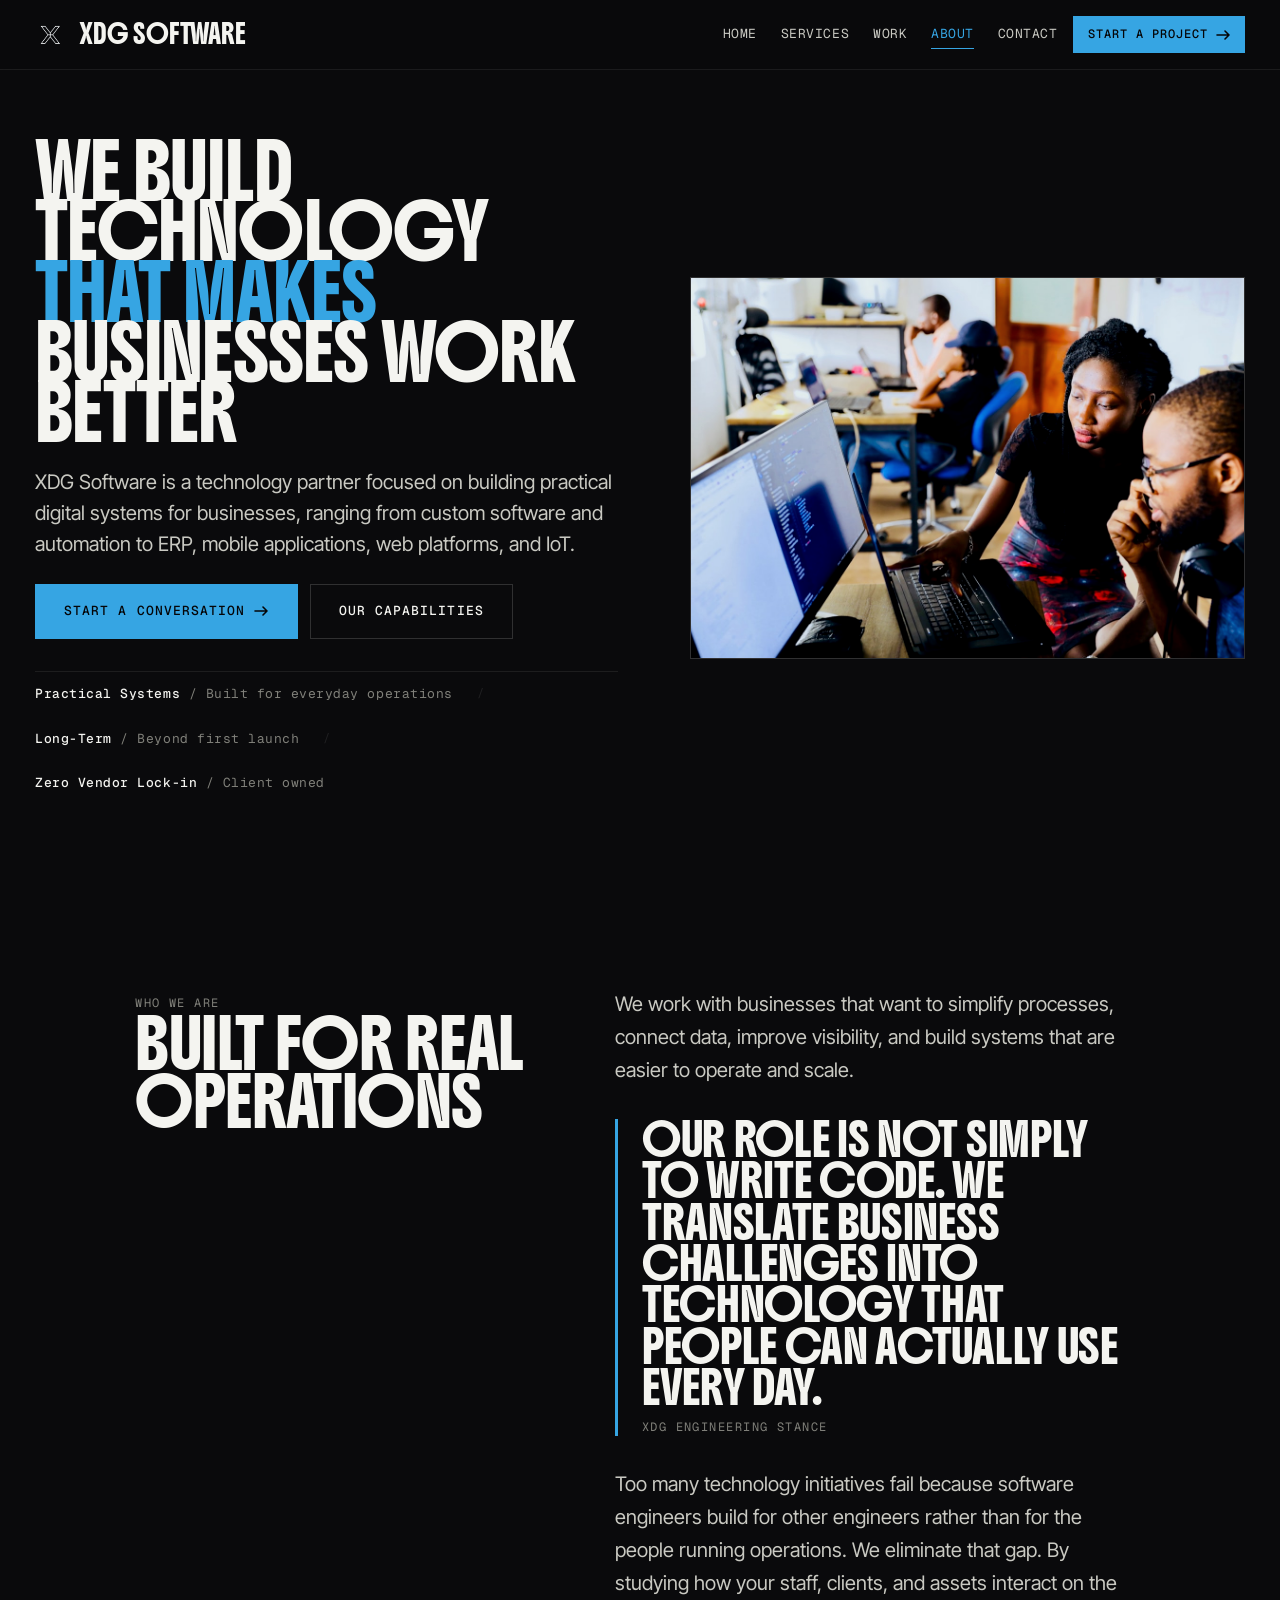
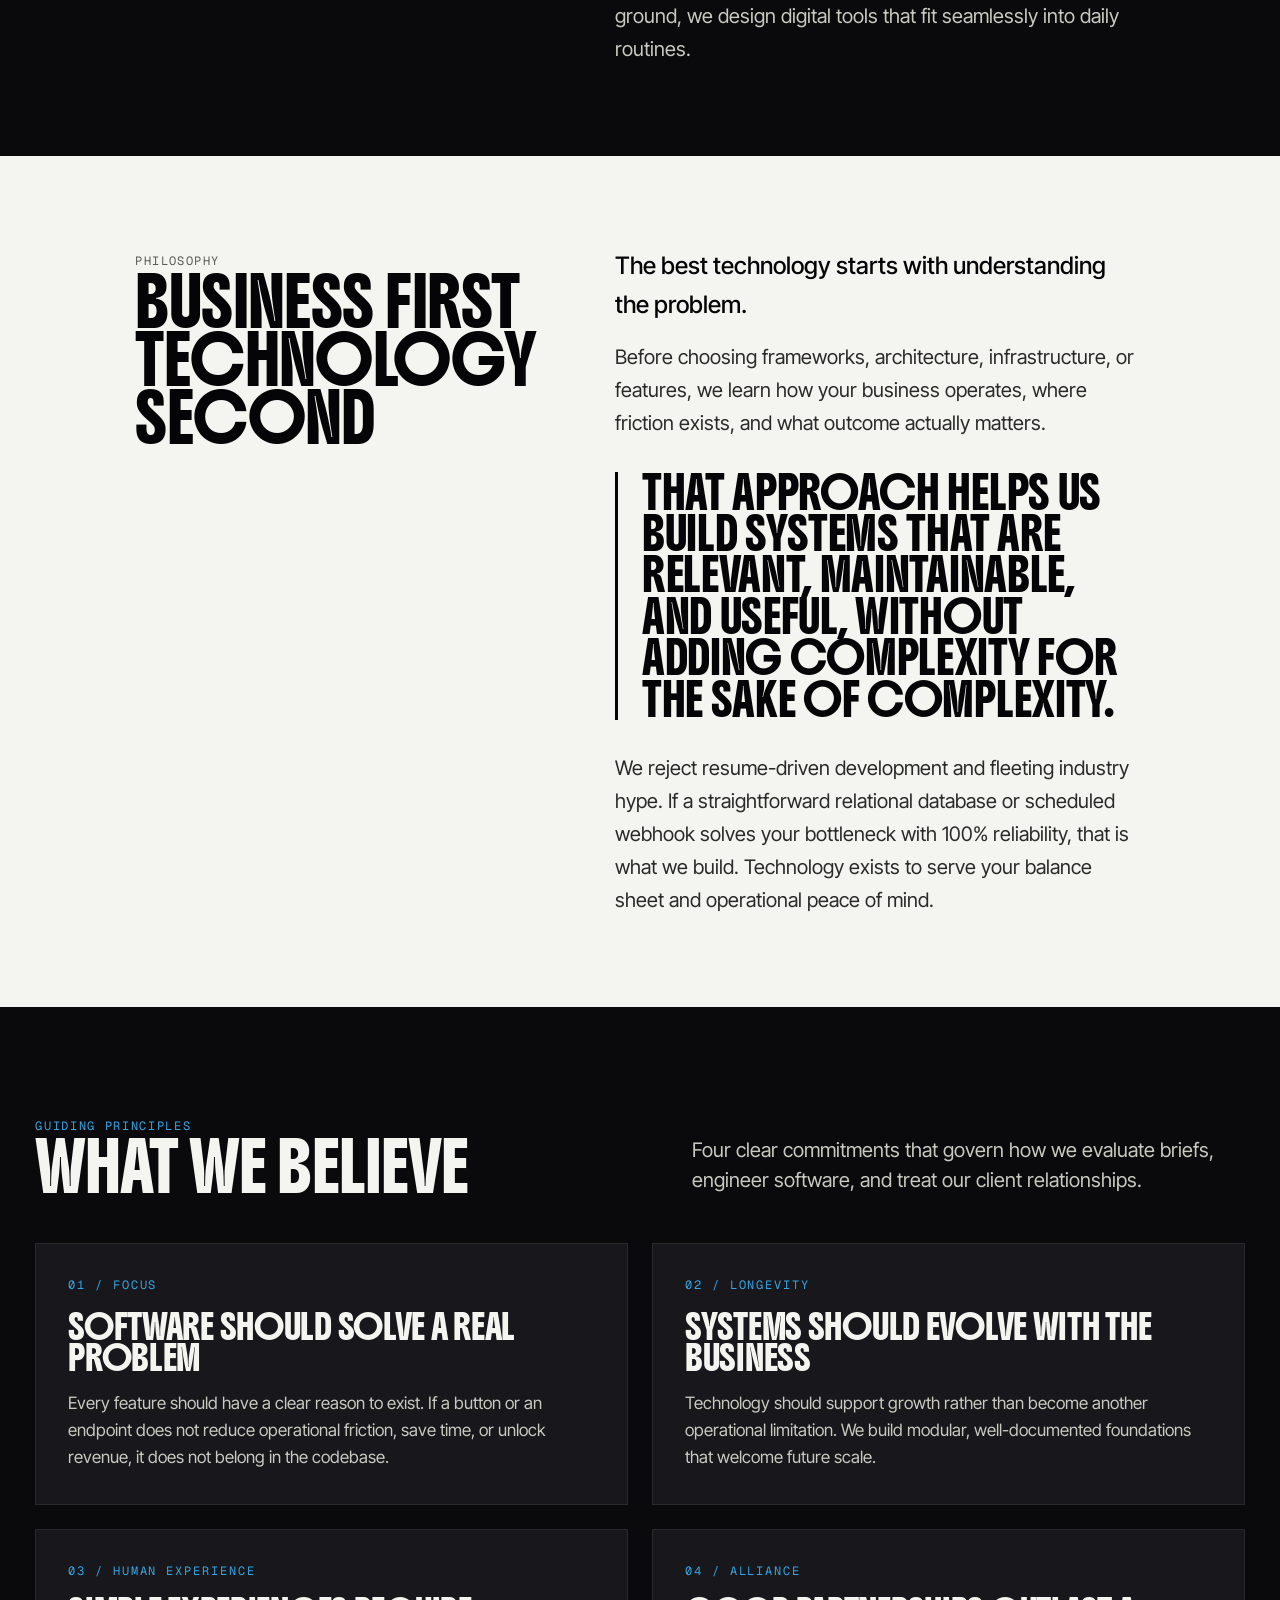
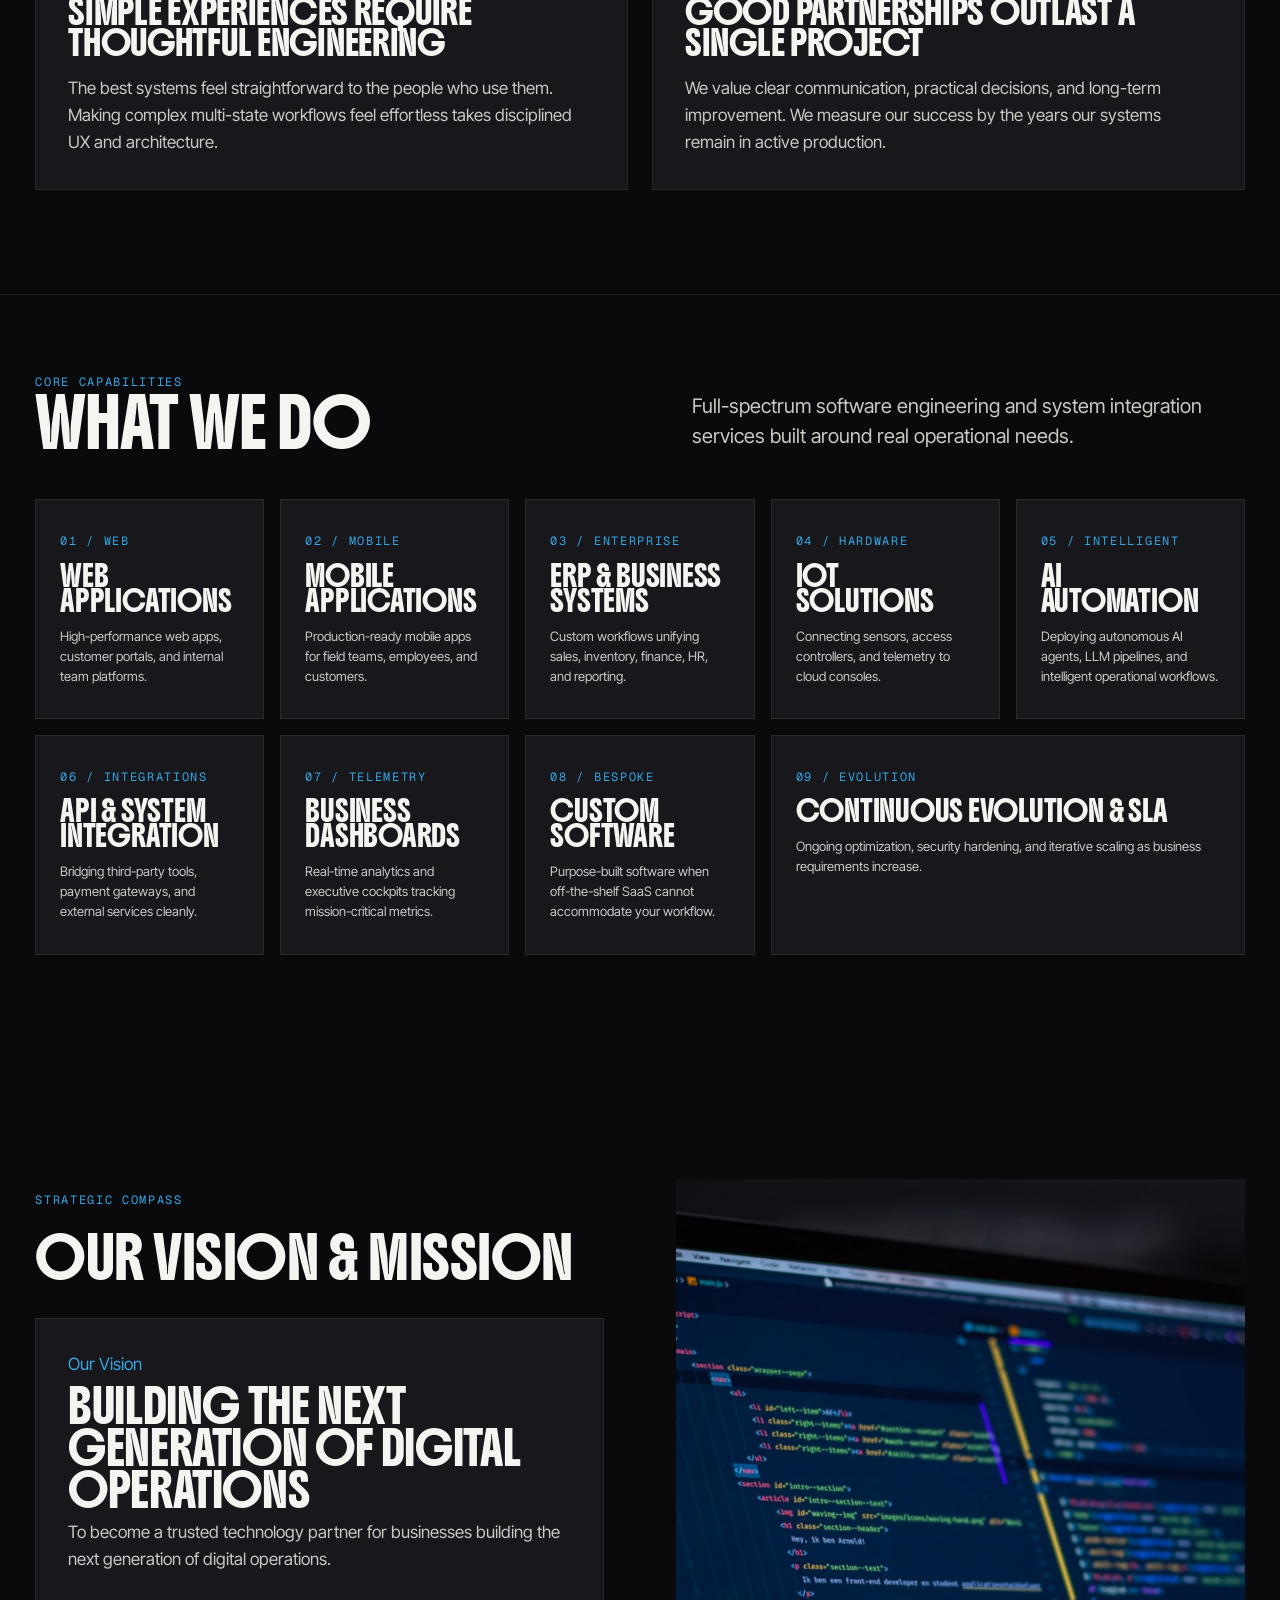
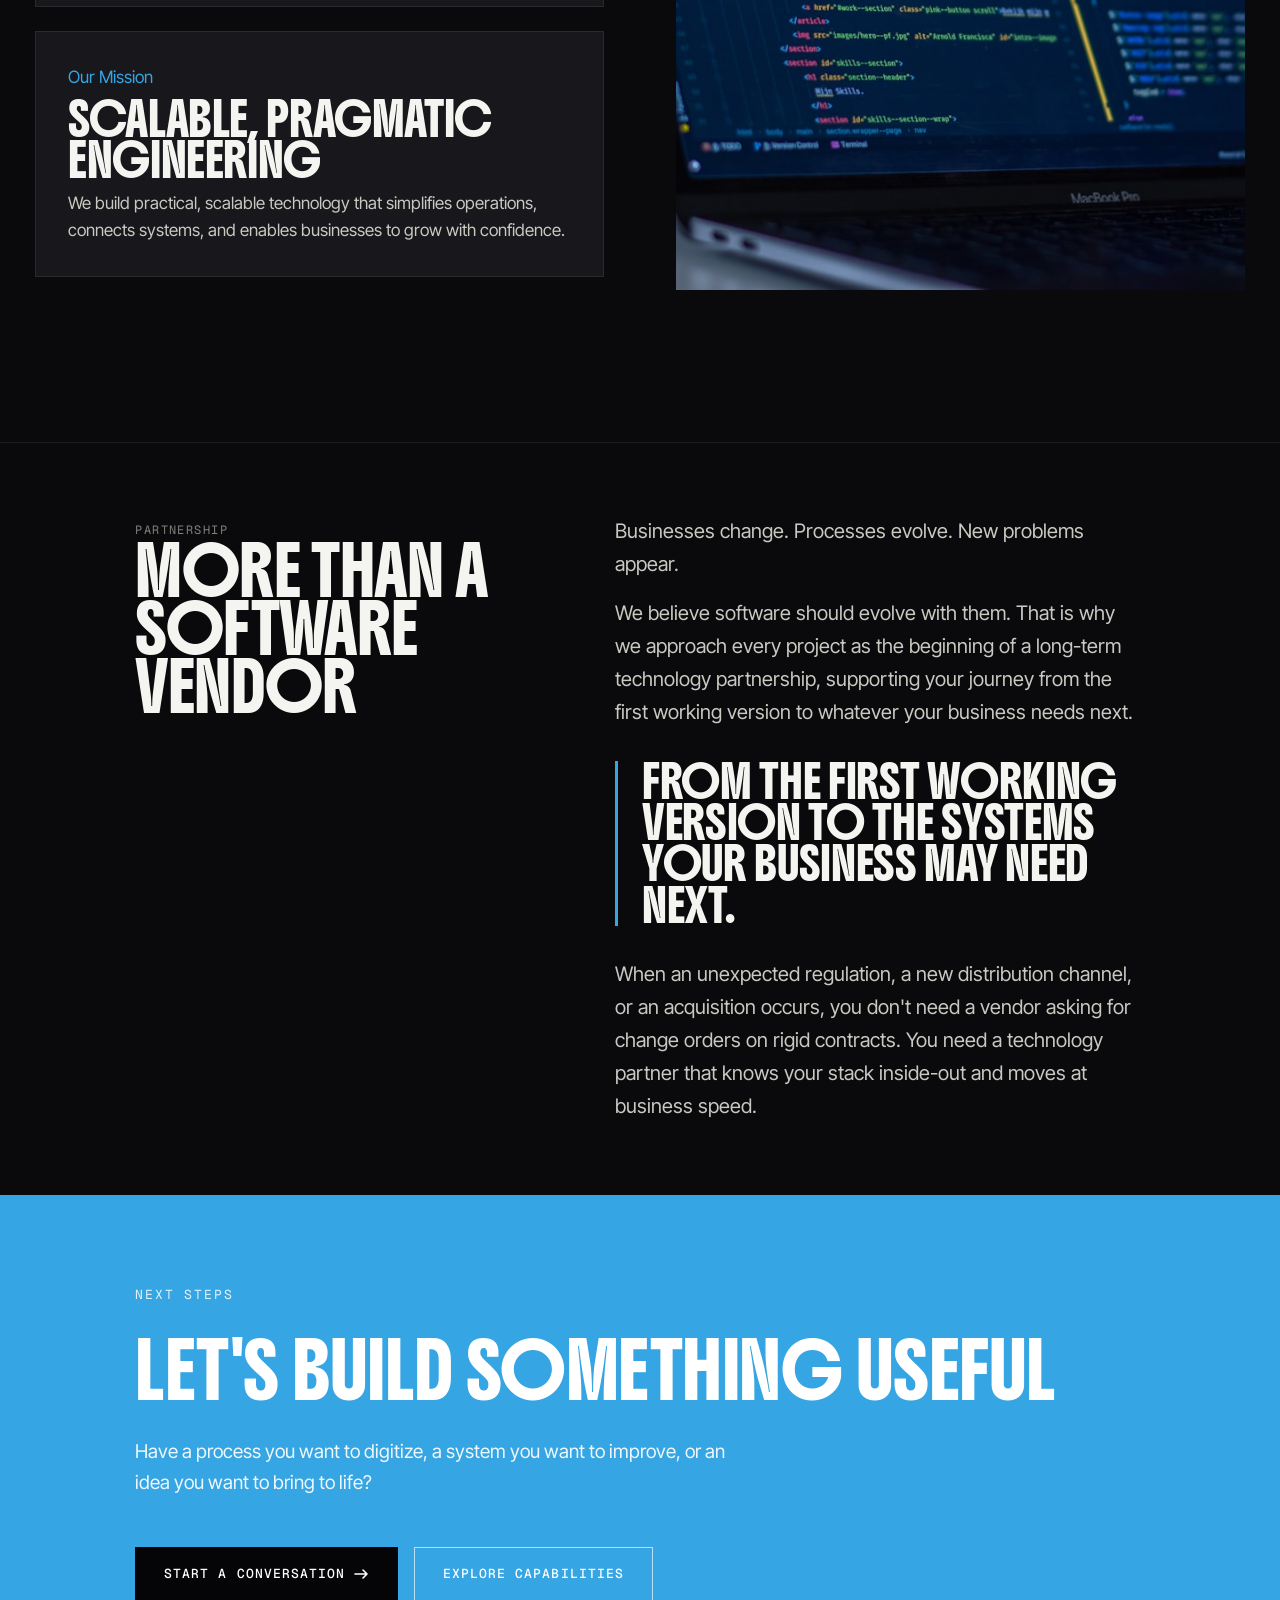
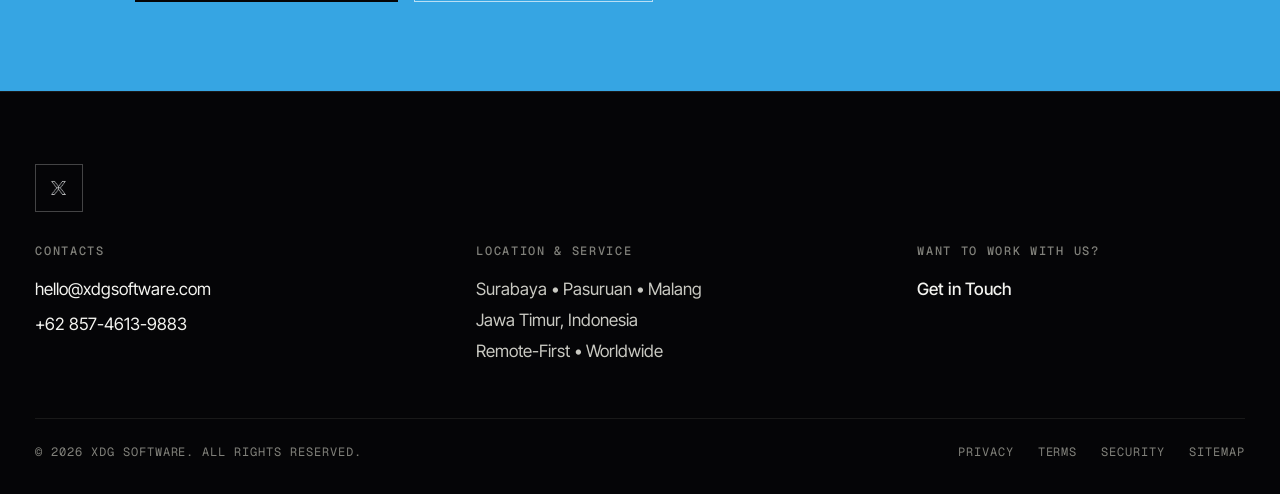
<file: studio.html>
<!doctype html>
<html lang="en">

<head>
  <meta charset="utf-8" />
  <meta name="viewport" content="width=device-width, initial-scale=1" />
  <title>About Us — Software Engineering Studio | XDG Software Surabaya, Pasuruan, Malang</title>
  <meta name="description"
    content="Mengenal XDG Software: studio rekayasa perangkat lunak melayani Surabaya, Pasuruan, Malang, dan Jawa Timur yang berdedikasi membangun custom software, ERP, IoT, dan otomasi." />
  <meta name="keywords"
    content="tentang xdg software, software studio surabaya, software house pasuruan, tech agency malang, software engineer jawa timur" />
  <meta name="author" content="XDG Software" />
  <meta name="robots" content="index, follow" />
  <link rel="canonical" href="https://xdgsoftware.com/studio.html" />

  <!-- Geo Local SEO Meta Tags (Surabaya, Pasuruan, Malang - Jawa Timur) -->
  <meta name="geo.region" content="ID-JI" />
  <meta name="geo.placename" content="Surabaya, Pasuruan, Malang, Jawa Timur" />
  <meta name="geo.position" content="-7.6453;112.9075" />
  <meta name="ICBM" content="-7.6453, 112.9075" />

  <!-- Open Graph / Facebook / WhatsApp -->
  <meta property="og:type" content="website" />
  <meta property="og:site_name" content="XDG Software" />
  <meta property="og:title" content="About Us — Software Engineering Studio | XDG Software Surabaya, Pasuruan, Malang" />
  <meta property="og:description"
    content="Studio rekayasa perangkat lunak melayani Surabaya, Pasuruan, Malang, dan Jawa Timur. Membangun custom software, ERP, IoT, dan otomasi bisnis." />
  <meta property="og:url" content="https://xdgsoftware.com/studio.html" />
  <meta property="og:image" content="https://xdgsoftware.com/assets/img/xdg-logo.png" />
  <meta property="og:locale" content="id_ID" />

  <!-- Twitter Cards -->
  <meta name="twitter:card" content="summary_large_image" />
  <meta name="twitter:title" content="About Us — Software Engineering Studio | XDG Software Surabaya, Pasuruan, Malang" />
  <meta name="twitter:description"
    content="Studio rekayasa perangkat lunak melayani Surabaya, Pasuruan, Malang, dan Jawa Timur. Custom software, ERP, IoT, otomasi." />
  <meta name="twitter:image" content="https://xdgsoftware.com/assets/img/xdg-logo.png" />

  <link rel="preconnect" href="https://fonts.googleapis.com" />
  <link rel="preconnect" href="https://fonts.gstatic.com" crossorigin />
  <link rel="stylesheet"
    href="https://fonts.googleapis.com/css2?family=Boldonse&family=Inter+Tight:wght@400;500;600;700&family=Geist+Mono:wght@400;500&display=swap" />
  <link rel="icon" type="image/png" href="assets/img/xdg-logo.png" />
  <link rel="stylesheet" href="assets/css/styles.css" />
</head>

<body>
  <!-- Page Preloader with XDG Logo -->
  <div id="preloader" class="preloader" aria-hidden="true">
    <div class="preloader-inner">
      <div class="preloader-logo-wrap">
        <img src="assets/img/xdg-logo.png" alt="XDG Logo" class="preloader-logo" width="64" height="64" />
        <div class="preloader-glow"></div>
      </div>
      <div class="preloader-bar">
        <div class="preloader-progress"></div>
      </div>
      <div class="preloader-meta">
        <span>INITIALIZING</span>
        <span class="preloader-percent">0%</span>
      </div>
    </div>
  </div>

  <a class="skip-link" href="#main">Skip to content</a>

  <!-- Header / Navigation -->
  <header class="site-header">
    <div class="container container--wide">
      <nav class="nav" aria-label="Primary">
        <a class="brand" href="index.html">
          <img class="brand-logo" src="assets/img/xdg-logo.png" alt="XDG Software Logo" width="32" height="32" />
          <span>XDG SOFTWARE</span>
        </a>
        <div class="nav-links" role="navigation">
          <a href="index.html">Home</a>
          <a href="services.html">Services</a>
          <a href="index.html#work">Work</a>
          <a href="studio.html" aria-current="page">About</a>
          <a href="contact.html">Contact</a>
        </div>
        <div class="nav-cta-row">
          <a href="contact.html" class="btn btn--primary btn--sm">Start a project
            <svg class="arrow" width="14" height="10" viewBox="0 0 14 10" fill="none" aria-hidden="true">
              <path d="M1 5h12m0 0L9 1m4 4L9 9" stroke="currentColor" stroke-width="1.6" stroke-linecap="round"
                stroke-linejoin="round" />
            </svg>
          </a>
          <button class="nav-toggle" aria-label="Open menu" aria-expanded="false" aria-controls="mobile-drawer"><span
              aria-hidden="true"></span></button>
        </div>
      </nav>
    </div>
  </header>

  <!-- Mobile Drawer -->
  <div class="mobile-drawer" id="mobile-drawer" aria-hidden="true">
    <button class="drawer-close" aria-label="Close menu">Close</button>
    <a href="index.html">Home</a>
    <a href="services.html">Services</a>
    <a href="index.html#work">Work</a>
    <a href="studio.html">About</a>
    <a href="contact.html">Contact</a>
  </div>

  <main id="main">

    <!-- HERO SECTION (ABOUT) -->
    <section class="hero">
      <div class="container container--wide">
        <div class="hero-grid">
          <div class="hero-text">
        
            <h1 class="hero-headline">
              We Build Technology<br />
              <span class="lime">That Makes</span><br />
              Businesses Work Better
            </h1>
            <p class="hero-sub">
              XDG Software is a technology partner focused on building practical digital systems for businesses, ranging
              from custom software and automation to ERP, mobile applications, web platforms, and IoT.
            </p>
            <div class="hero-cta-row">
              <a class="btn btn--primary btn--lg" href="contact.html">Start a Conversation
                <svg class="arrow" width="16" height="10" viewBox="0 0 14 10" fill="none" aria-hidden="true">
                  <path d="M1 5h12m0 0L9 1m4 4L9 9" stroke="currentColor" stroke-width="1.6" stroke-linecap="round"
                    stroke-linejoin="round" />
                </svg>
              </a>
              <a class="btn btn--ghost btn--lg" href="services.html">Our Capabilities</a>
            </div>
            <div class="hero-meta">
              <span><strong>Practical Systems</strong> / Built for everyday operations</span>
              <span class="meta-sep" aria-hidden="true">/</span>
              <span><strong>Long-Term</strong> / Beyond first launch</span>
              <span class="meta-sep" aria-hidden="true">/</span>
              <span><strong>Zero Vendor Lock-in</strong> / Client owned</span>
            </div>
          </div>
          <div class="hero-media reveal">
            <img src="assets/img/code/training-employees.jpg"
              alt="Engineering team analyzing business workflow and operational software requirements" />
          </div>
        </div>
      </div>
    </section>

    <!-- WHO WE ARE CHAPTER -->
    <section class="chapter">
      <div class="container container--narrow">
        <div class="chapter-grid">
          <div>
            <span class="label">Who We Are</span>
            <h2>Built for Real<br />Operations</h2>
          </div>
          <div class="chapter-body">
            <p>
              We work with businesses that want to simplify processes, connect data, improve visibility, and build
              systems that are easier to operate and scale.
            </p>
            <blockquote class="pull-quote">
              Our role is not simply to write code. We translate business challenges into technology that people can
              actually use every day.
              <cite>XDG Engineering Stance</cite>
            </blockquote>
            <p>
              Too many technology initiatives fail because software engineers build for other engineers rather than for
              the people running operations. We eliminate that gap. By studying how your staff, clients, and assets
              interact on the ground, we design digital tools that fit seamlessly into daily routines.
            </p>
          </div>
        </div>
      </div>
    </section>

    <!-- PHILOSOPHY (Reverse Tile Paper Section) -->
    <section class="chapter tile-section">
      <div class="container container--narrow">
        <div class="chapter-grid">
          <div>
            <span class="label">Philosophy</span>
            <h2>Business First<br />Technology Second</h2>
          </div>
          <div class="chapter-body">
            <p style="font-size: var(--text-xl); font-weight: 500; color: var(--ink-000);">
              The best technology starts with understanding the problem.
            </p>
            <p>
              Before choosing frameworks, architecture, infrastructure, or features, we learn how your business
              operates, where friction exists, and what outcome actually matters.
            </p>
            <blockquote class="pull-quote">
              That approach helps us build systems that are relevant, maintainable, and useful, without adding
              complexity for the sake of complexity.
            </blockquote>
            <p>
              We reject resume-driven development and fleeting industry hype. If a straightforward relational database
              or scheduled webhook solves your bottleneck with 100% reliability, that is what we build. Technology
              exists to serve your balance sheet and operational peace of mind.
            </p>
          </div>
        </div>
      </div>
    </section>

    <!-- WHAT WE BELIEVE -->
    <section>
      <div class="container container--wide">
        <div class="section-head">
          <div>
            <span class="eyebrow">Guiding Principles</span>
            <h2>What We Believe</h2>
          </div>
          <p class="lede">
            Four clear commitments that govern how we evaluate briefs, engineer software, and treat our client
            relationships.
          </p>
        </div>

        <div class="cap-bento">
          <article class="cap-card cap-card--wide reveal">
            <span class="cap-num">01 / Focus</span>
            <h3>Software should solve a real problem</h3>
            <p>Every feature should have a clear reason to exist. If a button or an endpoint does not reduce operational
              friction, save time, or unlock revenue, it does not belong in the codebase.</p>
          </article>

          <article class="cap-card cap-card--wide reveal">
            <span class="cap-num">02 / Longevity</span>
            <h3>Systems should evolve with the business</h3>
            <p>Technology should support growth rather than become another operational limitation. We build modular,
              well-documented foundations that welcome future scale.</p>
          </article>

          <article class="cap-card cap-card--wide reveal">
            <span class="cap-num">03 / Human Experience</span>
            <h3>Simple experiences require thoughtful engineering</h3>
            <p>The best systems feel straightforward to the people who use them. Making complex multi-state workflows
              feel effortless takes disciplined UX and architecture.</p>
          </article>

          <article class="cap-card cap-card--wide reveal">
            <span class="cap-num">04 / Alliance</span>
            <h3>Good partnerships outlast a single project</h3>
            <p>We value clear communication, practical decisions, and long-term improvement. We measure our success by
              the years our systems remain in active production.</p>
          </article>
        </div>
      </div>
    </section>

    <!-- CAPABILITIES ("What We Do") -->
    <section class="snug" style="border-top: 1px solid var(--rule);">
      <div class="container container--wide">
        <div class="section-head">
          <div>
            <span class="eyebrow">Core Capabilities</span>
            <h2>What We Do</h2>
          </div>
          <p class="lede">
            Full-spectrum software engineering and system integration services built around real operational needs.
          </p>
        </div>

        <div class="why-grid">
          <div class="why-card reveal">
            <span class="why-num">01 / Web</span>
            <h3>Web Applications</h3>
            <p>High-performance web apps, customer portals, and internal team platforms.</p>
          </div>
          <div class="why-card reveal">
            <span class="why-num">02 / Mobile</span>
            <h3>Mobile Applications</h3>
            <p>Production-ready mobile apps for field teams, employees, and customers.</p>
          </div>
          <div class="why-card reveal">
            <span class="why-num">03 / Enterprise</span>
            <h3>ERP &amp; Business Systems</h3>
            <p>Custom workflows unifying sales, inventory, finance, HR, and reporting.</p>
          </div>
          <div class="why-card reveal">
            <span class="why-num">04 / Hardware</span>
            <h3>IoT Solutions</h3>
            <p>Connecting sensors, access controllers, and telemetry to cloud consoles.</p>
          </div>
          <div class="why-card reveal">
            <span class="why-num">05 / Intelligent</span>
            <h3>AI Automation</h3>
            <p>Deploying autonomous AI agents, LLM pipelines, and intelligent operational workflows.</p>
          </div>
        </div>

        <div class="why-grid" style="margin-top: var(--space-4);">
          <div class="why-card reveal">
            <span class="why-num">06 / Integrations</span>
            <h3>API &amp; System Integration</h3>
            <p>Bridging third-party tools, payment gateways, and external services cleanly.</p>
          </div>
          <div class="why-card reveal">
            <span class="why-num">07 / Telemetry</span>
            <h3>Business Dashboards</h3>
            <p>Real-time analytics and executive cockpits tracking mission-critical metrics.</p>
          </div>
          <div class="why-card reveal">
            <span class="why-num">08 / Bespoke</span>
            <h3>Custom Software</h3>
            <p>Purpose-built software when off-the-shelf SaaS cannot accommodate your workflow.</p>
          </div>
          <div class="why-card reveal" style="grid-column: span 2;">
            <span class="why-num">09 / Evolution</span>
            <h3>Continuous Evolution &amp; SLA</h3>
            <p>Ongoing optimization, security hardening, and iterative scaling as business requirements increase.</p>
          </div>
        </div>
      </div>
    </section>

    <!-- VISION & MISSION -->
    <section class="compact">
      <div class="container container--wide">
        <div class="split">
          <div class="split-text">
            <span class="eyebrow">Strategic Compass</span>
            <h2>Our Vision &amp; Mission</h2>
            <div style="display: flex; flex-direction: column; gap: var(--space-5); margin-top: var(--space-3);">
              <div
                style="background: var(--bg-card); border: 1px solid var(--rule); border-radius: 0; box-shadow: none; padding: var(--space-6);">
                <span class="label--lime">Our Vision</span>
                <h3 style="margin-top: var(--space-2);">Building the Next Generation of Digital Operations</h3>
                <p style="margin-top: var(--space-2);">To become a trusted technology partner for businesses building
                  the next generation of digital operations.</p>
              </div>
              <div
                style="background: var(--bg-card); border: 1px solid var(--rule); border-radius: 0; box-shadow: none; padding: var(--space-6);">
                <span class="label--lime">Our Mission</span>
                <h3 style="margin-top: var(--space-2);">Scalable, Pragmatic Engineering</h3>
                <p style="margin-top: var(--space-2);">We build practical, scalable technology that simplifies
                  operations, connects systems, and enables businesses to grow with confidence.</p>
              </div>
            </div>
          </div>
          <div class="split-img">
            <img src="assets/img/code/code-hero.jpg"
              alt="XDG Software system engineering dashboard and continuous operational telemetry" />
          </div>
        </div>
      </div>
    </section>

    <!-- PARTNERSHIP CHAPTER -->
    <section class="snug" style="border-top: 1px solid var(--rule);">
      <div class="container container--narrow">
        <div class="chapter-grid">
          <div>
            <span class="label">Partnership</span>
            <h2>More Than a<br />Software Vendor</h2>
          </div>
          <div class="chapter-body">
            <p>
              Businesses change. Processes evolve. New problems appear.
            </p>
            <p>
              We believe software should evolve with them. That is why we approach every project as the beginning of a
              long-term technology partnership, supporting your journey from the first working version to whatever your
              business needs next.
            </p>
            <blockquote class="pull-quote">
              From the first working version to the systems your business may need next.
            </blockquote>
            <p>
              When an unexpected regulation, a new distribution channel, or an acquisition occurs, you don't need a
              vendor asking for change orders on rigid contracts. You need a technology partner that knows your stack
              inside-out and moves at business speed.
            </p>
          </div>
        </div>
      </div>
    </section>

    <!-- FINAL CTA (ABOUT) -->
    <section class="closing-cta">
      <div class="container container--narrow">
        <span class="label" style="color: rgba(255,255,255,0.85);">Next Steps</span>
        <h2>Let's Build Something Useful</h2>
        <p class="lede">
          Have a process you want to digitize, a system you want to improve, or an idea you want to bring to life?
        </p>
        <div class="cta-row">
          <a class="btn btn--dark btn--lg" href="contact.html">Start a Conversation
            <svg class="arrow" width="16" height="10" viewBox="0 0 14 10" fill="none" aria-hidden="true">
              <path d="M1 5h12m0 0L9 1m4 4L9 9" stroke="currentColor" stroke-width="1.6" stroke-linecap="round"
                stroke-linejoin="round" />
            </svg>
          </a>
          <a class="btn btn--ghost btn--lg" href="services.html">Explore Capabilities</a>
        </div>
      </div>
    </section>

  </main>

  <!-- FOOTER -->
  <footer class="site-footer">
    <div class="container container--wide">
      <div class="footer-header">
        <a href="index.html" class="footer-logo-circle" aria-label="XDG Software Home">
          <img src="assets/img/xdg-logo.png" alt="XDG Software Logo" width="24" height="24" />
        </a>
      </div>
      <div class="footer-top">
        <div class="footer-col">
          <h4>Contacts</h4>
          <div class="footer-contact-list">
            <a href="mailto:hello@xdgsoftware.com">hello@xdgsoftware.com</a>
            <a href="https://wa.me/6285746139883" target="_blank" rel="noopener">+62 857-4613-9883</a>
          </div>
        </div>
        <div class="footer-col">
          <h4>Location &amp; Service</h4>
          <p>Surabaya &bull; Pasuruan &bull; Malang</p>
          <p>Jawa Timur, Indonesia</p>
          <p>Remote-First &bull; Worldwide</p>
        </div>
        <div class="footer-col">
          <h4>Want to work with us?</h4>
          <div>
            <a href="contact.html" class="footer-touch-link">Get in Touch</a>
          </div>
        </div>
      </div>
      <div class="footer-bottom">
        <span>&copy; 2026 XDG Software. All rights reserved.</span>
        <div class="footer-meta-links">
          <a href="#">Privacy</a>
          <a href="#">Terms</a>
          <a href="#">Security</a>
          <a href="#">Sitemap</a>
        </div>
      </div>
    </div>
  </footer>

  <script src="assets/js/site.js" defer></script>
</body>

</html>
</file>
<file: assets/css/styles.css>
/* ============================================================================
   Brivon — Modern Photography Studio HTML Template
   Free template by html.design.
   Visual direction: editorial-brutalist photography studio. Near-black ground
   throughout (#0A0A0C), paper-ivory text (#F4F4F0), one electric lime accent
   (#D4FF3D) used sparingly on tags, hover states, and signature micro-elements.
   Display in Boldonse (heavy condensed display, line-height 1.25), body in
   Inter Tight, captions in Geist Mono. Designed for commercial photographers,
   editorial studios, documentary teams, and visual-arts producers.
   No editorial serif, no cream zone, no warm earth — palette is intentionally
   cool-dark with one saturated accent.
   ============================================================================ */

/* ---------- 1. Tokens ---------------------------------------------------- */
:root {
  /* Palette — charcoal ground + electric lime accent.
     Distinct from every shipped html.design template. */
  --ink-000: #050507;
  /* deepest — used behind hero photo */
  --ink-deep: #0A0A0C;
  /* primary surface, body bg */
  --ink: #111114;
  /* default cards / sections */
  --ink-card: #18181C;
  /* elevated card body */
  --ink-elev: #232328;
  /* hover / next elevation */
  --ink-line: rgba(244, 244, 240, 0.08);
  --ink-line-soft: rgba(244, 244, 240, 0.04);
  --ink-rule: rgba(244, 244, 240, 0.16);

  --paper: #F4F4F0;
  /* primary text on dark */
  --paper-soft: #C9C9C2;
  /* secondary text */
  --paper-mute: #80807A;
  /* tertiary / captions */
  --paper-deep: #5A5A55;
  /* hairlines / quiet labels */
  --paper-tile: #F4F4F0;
  /* reverse-tile background */
  --paper-tile-2: #E5E5DE;
  /* alt reverse tile */

  --lime: #36a5e3;
  /* signature accent — electric lime */
  --lime-soft: #51b1e9;
  /* lighter variant */
  --lime-deep: #4090be;
  /* hover / pressed */
  --lime-glow: rgba(212, 255, 61, 0.20);

  --cobalt: #1A2EFF;
  /* tiny secondary — used once on prints CTA hover only */

  /* Semantic surfaces */
  --bg: var(--ink-deep);
  --bg-alt: var(--ink-000);
  --bg-card: var(--ink-card);
  --bg-elev: var(--ink-elev);
  --bg-tile: var(--paper-tile);
  /* reverse-mode sections */

  --fg: var(--paper);
  --fg-soft: var(--paper-soft);
  --fg-mute: var(--paper-mute);
  --fg-deep: var(--paper-deep);
  --fg-on-tile: var(--ink-deep);
  --fg-on-tile-mute: #5A5A55;

  --rule: var(--ink-line);
  --rule-strong: var(--ink-rule);
  --rule-lime: rgba(212, 255, 61, 0.35);

  --primary: var(--lime);
  --primary-deep: var(--lime-deep);
  --accent: var(--lime);

  /* Typography — Boldonse display, Inter Tight body, Geist Mono captions.
     Per memory: Boldonse needs line-height 1.25 minimum, never below 1.15. */
  --font-display: 'Boldonse', 'Inter Tight', system-ui, -apple-system, sans-serif;
  --font-body: 'Inter Tight', system-ui, -apple-system, 'Segoe UI', Roboto, sans-serif;
  --font-mono: 'Geist Mono', 'IBM Plex Mono', ui-monospace, 'SF Mono', Menlo, Consolas, monospace;

  --text-xs: 0.75rem;
  --text-sm: 0.8125rem;
  --text-base: clamp(1rem, 0.94rem + 0.28vw, 1.0625rem);
  --text-lg: clamp(1.125rem, 1rem + 0.45vw, 1.25rem);
  --text-xl: clamp(1.25rem, 1.1rem + 0.6vw, 1.5rem);
  --text-2xl: clamp(1.5rem, 1.25rem + 0.95vw, 2rem);
  --text-3xl: clamp(1.75rem, 1.35rem + 1.4vw, 2.5rem);
  --text-4xl: clamp(1.85rem, 1.35rem + 2vw, 3.25rem);
  --text-5xl: clamp(2.15rem, 1.5rem + 2.7vw, 4.25rem);
  --text-mega: clamp(2rem, 1.35rem + 2.4vw, 3.5rem);

  /* Spacing */
  --space-1: 0.25rem;
  --space-2: 0.5rem;
  --space-3: 0.75rem;
  --space-4: 1rem;
  --space-5: 1.5rem;
  --space-6: 2rem;
  --space-7: 3rem;
  --space-8: 4.5rem;
  --space-9: 6.5rem;
  --space-10: 9rem;
  --space-11: 12rem;

  --radius-xs: 0;
  --radius-sm: 0;
  --radius: 0;
  --radius-lg: 0;
  --radius-xl: 0;
  --radius-2xl: 0;
  --radius-full: 0;

  --container: 1340px;
  --container-wide: 1480px;
  --container-narrow: 1080px;
  --gutter: clamp(1.25rem, 1rem + 1.5vw, 2.25rem);

  --shadow-xs: 0 1px 2px rgba(0, 0, 0, 0.45);
  --shadow-sm: 0 4px 12px rgba(0, 0, 0, 0.4);
  --shadow: 0 16px 36px -12px rgba(0, 0, 0, 0.55);
  --shadow-md: 0 24px 56px -18px rgba(0, 0, 0, 0.55);
  --shadow-lg: 0 48px 96px -32px rgba(0, 0, 0, 0.6);
  --shadow-lime: 0 22px 60px -22px rgba(212, 255, 61, 0.25);

  --ease-out: cubic-bezier(0.16, 1, 0.3, 1);
  --ease-in-out: cubic-bezier(0.65, 0, 0.35, 1);
  --dur-fast: 180ms;
  --dur-base: 320ms;
  --dur-slow: 620ms;
}

/* ---------- 2. Reset / base --------------------------------------------- */
*,
*::before,
*::after {
  box-sizing: border-box;
  border-radius: 0 !important;
}

html {
  -webkit-text-size-adjust: 100%;
  scroll-behavior: smooth;
  background: var(--bg);
  overflow-x: hidden;
}

body {
  margin: 0;
  background: var(--bg);
  color: var(--fg);
  font-family: var(--font-body);
  font-size: var(--text-base);
  line-height: 1.6;
  -webkit-font-smoothing: antialiased;
  -moz-osx-font-smoothing: grayscale;
  text-rendering: optimizeLegibility;
  overflow-x: hidden;
  width: 100%;
}

img,
svg,
video {
  max-width: 100%;
  height: auto;
  display: block;
  border-radius: 0 !important;
  box-shadow: none !important;
}

blockquote,
figure {
  margin: 0;
  padding: 0;
}

a {
  color: inherit;
  text-decoration: none;
}

button {
  font: inherit;
  cursor: pointer;
  background: none;
  border: 0;
  color: inherit;
}

input,
textarea,
select {
  font: inherit;
  color: inherit;
  border-radius: 0 !important;
}

:focus-visible {
  outline: 2px solid var(--lime);
  outline-offset: 3px;
  border-radius: 0;
}

::selection {
  background: var(--lime);
  color: var(--ink-000);
}

.skip-link {
  position: absolute;
  left: -9999px;
  top: 0;
  background: var(--lime);
  color: var(--ink-000);
  padding: var(--space-3) var(--space-5);
  font-family: var(--font-mono);
  font-size: var(--text-sm);
  z-index: 999;
}

.skip-link:focus {
  left: var(--space-4);
  top: var(--space-4);
}

/* ---------- 3. Layout ---------------------------------------------------- */
.container {
  width: 100%;
  max-width: var(--container);
  margin-inline: auto;
  padding-inline: var(--gutter);
}

.container--wide {
  max-width: var(--container-wide);
}

.container--narrow {
  max-width: var(--container-narrow);
}

section {
  padding-block: var(--space-9);
}

section.compact {
  padding-block: var(--space-7);
}

section.snug {
  padding-block: var(--space-8);
}

.grid {
  display: grid;
  gap: var(--space-6);
}

.flex {
  display: flex;
}

.center-row {
  display: flex;
  align-items: center;
  gap: var(--space-4);
}

/* ---------- 4. Typography ----------------------------------------------- */
.eyebrow {
  font-family: var(--font-mono);
  font-size: var(--text-xs);
  letter-spacing: 0.14em;
  text-transform: uppercase;
  color: var(--lime);
  display: inline-flex;
  align-items: center;
  gap: var(--space-2);
}

.eyebrow .dot {
  display: none !important;
}

.eyebrow--on-tile {
  color: var(--fg-on-tile-mute);
}

.meta-sep {
  color: var(--rule-strong);
  font-family: var(--font-mono);
  font-size: var(--text-xs);
  opacity: 0.6;
}

h1,
h2,
h3,
h4 {
  font-family: var(--font-display);
  font-weight: 400;
  letter-spacing: -0.012em;
  margin: 0;
  /* Per memory: Boldonse-class display fonts require >= 1.2 line-height. */
  line-height: 1.25;
  text-transform: uppercase;
  word-break: break-word;
  overflow-wrap: break-word;
}

h1 {
  font-size: var(--text-5xl);
  line-height: 1.22;
}

h2 {
  font-size: var(--text-4xl);
  line-height: 1.25;
}

h3 {
  font-size: var(--text-2xl);
  line-height: 1.3;
}

h4 {
  font-size: var(--text-xl);
  line-height: 1.32;
}

p {
  margin: 0 0 var(--space-4);
}

p:last-child {
  margin-bottom: 0;
}

.lede {
  font-size: var(--text-lg);
  line-height: 1.5;
  color: var(--fg-soft);
  max-width: 62ch;
}

.mono {
  font-family: var(--font-mono);
  font-size: var(--text-sm);
  letter-spacing: 0.04em;
}

.label {
  font-family: var(--font-mono);
  font-size: var(--text-xs);
  text-transform: uppercase;
  letter-spacing: 0.12em;
  color: var(--fg-mute);
}

.label--lime {
  color: var(--lime);
}

/* ---------- 4b. Preloader ----------------------------------------------- */
.preloader {
  position: fixed;
  inset: 0;
  background: var(--ink-000);
  z-index: 99999;
  display: flex;
  align-items: center;
  justify-content: center;
  transition: opacity 0.45s var(--ease-out), visibility 0.45s var(--ease-out);
  pointer-events: all;
}

.preloader.fade-out {
  opacity: 0;
  visibility: hidden;
  pointer-events: none;
}

.preloader-inner {
  display: flex;
  flex-direction: column;
  align-items: center;
  gap: var(--space-4);
}

.preloader-logo-wrap {
  position: relative;
  display: flex;
  align-items: center;
  justify-content: center;
}

.preloader-logo {
  width: 64px;
  height: 64px;
  object-fit: contain;
  position: relative;
  z-index: 2;
  animation: preloaderPulse 1.6s ease-in-out infinite;
}

.preloader-glow {
  position: absolute;
  width: 90px;
  height: 90px;
  background: radial-gradient(circle, var(--lime) 0%, transparent 70%);
  opacity: 0.4;
  filter: blur(14px);
  animation: preloaderGlow 1.6s ease-in-out infinite;
}

.preloader-bar {
  width: 160px;
  height: 2px;
  background: rgba(244, 244, 240, 0.12);
  position: relative;
  overflow: hidden;
}

.preloader-progress {
  position: absolute;
  top: 0;
  left: 0;
  bottom: 0;
  width: 0%;
  background: var(--lime);
}

.preloader-meta {
  display: flex;
  align-items: center;
  justify-content: space-between;
  width: 160px;
  font-family: var(--font-mono);
  font-size: 0.6875rem;
  letter-spacing: 0.12em;
  text-transform: uppercase;
  color: var(--fg-mute);
}

.preloader-percent {
  color: var(--lime);
  font-weight: 500;
}

@keyframes preloaderPulse {

  0%,
  100% {
    transform: scale(0.96);
    opacity: 0.85;
  }

  50% {
    transform: scale(1.05);
    opacity: 1;
  }
}

@keyframes preloaderGlow {

  0%,
  100% {
    opacity: 0.25;
    transform: scale(0.85);
  }

  50% {
    opacity: 0.6;
    transform: scale(1.2);
  }
}

/* ---------- 5. Header / Nav --------------------------------------------- */
.site-header {
  position: sticky;
  top: 0;
  z-index: 50;
  background: rgba(10, 10, 12, 0.78);
  backdrop-filter: saturate(140%) blur(14px);
  -webkit-backdrop-filter: saturate(140%) blur(14px);
  border-bottom: 1px solid var(--rule);
}

.nav {
  display: flex;
  align-items: center;
  justify-content: space-between;
  gap: var(--space-4);
  padding-block: var(--space-4);
  width: 100%;
}

.brand {
  display: inline-flex;
  align-items: center;
  gap: var(--space-3);
  font-family: var(--font-display);
  font-size: 1.125rem;
  letter-spacing: -0.005em;
  text-transform: uppercase;
}

.brand-logo {
  width: 32px;
  height: 32px;
  border-radius: 0 !important;
  object-fit: cover;
  display: inline-block;
  vertical-align: middle;
  box-shadow: 0 2px 10px rgba(0, 0, 0, 0.5);
  transition: transform var(--dur-fast) var(--ease-out), border-color var(--dur-fast) var(--ease-out);
  flex-shrink: 0;
}

.brand:hover .brand-logo {
  transform: scale(1.06);
  border-color: var(--lime);
}

.brand-mark {
  width: 32px;
  height: 32px;
  background: url('../img/xdg-logo.png') center/cover no-repeat;
  display: inline-block;
  position: relative;
  border-radius: 0 !important;
  box-shadow: 0 2px 10px rgba(0, 0, 0, 0.5);
  border: 1px solid rgba(244, 244, 240, 0.15);
  transition: transform var(--dur-fast) var(--ease-out), border-color var(--dur-fast) var(--ease-out);
  flex-shrink: 0;
}

.brand:hover .brand-mark {
  transform: scale(1.06);
  border-color: var(--lime);
}

.nav-links {
  display: flex;
  gap: var(--space-5);
  margin-inline-start: auto;
  font-family: var(--font-mono);
  font-size: var(--text-sm);
  letter-spacing: 0.04em;
  text-transform: uppercase;
}

.nav-links a {
  color: var(--fg-soft);
  padding-block: 4px;
  border-bottom: 1px solid transparent;
  transition: color var(--dur-fast) var(--ease-out), border-color var(--dur-fast) var(--ease-out);
}

.nav-links a:hover {
  color: var(--fg);
  border-bottom-color: var(--lime);
}

.nav-links a[aria-current="page"] {
  color: var(--lime);
  border-bottom-color: var(--lime);
}

.nav-cta-row {
  display: flex;
  gap: var(--space-3);
  align-items: center;
}

.nav-toggle {
  display: none;
  width: 40px;
  height: 40px;
  align-items: center;
  justify-content: center;
  border: 1px solid var(--rule-strong);
  border-radius: 0 !important;
}

.nav-toggle span {
  width: 18px;
  height: 2px;
  background: var(--fg);
  position: relative;
}

.nav-toggle span::before,
.nav-toggle span::after {
  content: '';
  position: absolute;
  left: 0;
  right: 0;
  height: 2px;
  background: var(--fg);
}

.nav-toggle span::before {
  top: -6px;
}

.nav-toggle span::after {
  top: 6px;
}

.mobile-drawer {
  position: fixed;
  inset: 0;
  background: var(--ink-000);
  z-index: 200;
  padding: var(--space-7) var(--gutter);
  display: none;
  flex-direction: column;
  gap: var(--space-5);
  font-family: var(--font-display);
  font-size: var(--text-2xl);
  text-transform: uppercase;
}

.mobile-drawer.open {
  display: flex;
}

.mobile-drawer a {
  color: var(--fg);
}

.mobile-drawer a:hover {
  color: var(--lime);
}

.drawer-close {
  align-self: flex-end;
  font-family: var(--font-mono);
  font-size: var(--text-sm);
  letter-spacing: 0.12em;
  text-transform: uppercase;
  color: var(--fg-mute);
}

/* ---------- 6. Buttons -------------------------------------------------- */
.btn {
  display: inline-flex;
  align-items: center;
  gap: var(--space-2);
  padding: 12px 20px;
  border-radius: 0 !important;
  font-family: var(--font-mono);
  font-size: var(--text-sm);
  letter-spacing: 0.08em;
  text-transform: uppercase;
  font-weight: 500;
  border: 1px solid transparent;
  transition: background var(--dur-fast) var(--ease-out),
    color var(--dur-fast) var(--ease-out),
    border-color var(--dur-fast) var(--ease-out),
    transform var(--dur-fast) var(--ease-out);
  white-space: nowrap;
}

.btn--primary {
  background: var(--lime);
  color: var(--ink-000);
}

.btn--primary:hover {
  background: var(--lime-soft);
  transform: translateY(-1px);
}

.btn--ghost {
  background: transparent;
  color: var(--fg);
  border-color: var(--rule-strong);
}

.btn--ghost:hover {
  border-color: var(--lime);
  color: var(--lime);
}

.btn--ghost-on-tile {
  background: transparent;
  color: var(--fg-on-tile);
  border-color: rgba(10, 10, 12, 0.2);
}

.btn--ghost-on-tile:hover {
  border-color: var(--ink-000);
}

.btn--dark {
  background: var(--ink-000);
  color: var(--paper);
}

.btn--dark:hover {
  background: var(--ink-elev);
}

.btn--sm {
  padding: 8px 14px;
  font-size: var(--text-xs);
}

.btn--lg {
  padding: 16px 28px;
}

.btn .arrow {
  transition: transform var(--dur-fast) var(--ease-out);
}

.btn:hover .arrow {
  transform: translateX(3px);
}

/* ---------- 7. Hero ----------------------------------------------------- */
.hero {
  padding-block: var(--space-8) var(--space-9);
  background: var(--bg);
  position: relative;
  overflow: hidden;
}

.hero-grid {
  display: grid;
  grid-template-columns: minmax(0, 1.05fr) minmax(0, 1fr);
  gap: var(--space-8);
  align-items: center;
}

.hero-text>*+* {
  margin-top: var(--space-5);
}

.hero-headline {
  font-size: var(--text-mega);
  line-height: 1.15;
  text-transform: uppercase;
  letter-spacing: -0.018em;
}

.hero-headline .lime {
  color: var(--lime);
}

.hero-headline .slash {
  color: var(--paper-mute);
  font-weight: 400;
}

.hero-sub {
  color: var(--fg-soft);
  font-size: var(--text-lg);
  line-height: 1.55;
  max-width: 56ch;
}

.hero-cta-row {
  display: flex;
  flex-wrap: wrap;
  gap: var(--space-3);
}

.hero-meta {
  display: flex;
  flex-wrap: wrap;
  gap: var(--space-5);
  color: var(--fg-mute);
  font-family: var(--font-mono);
  font-size: var(--text-sm);
  letter-spacing: 0.04em;
  padding-top: var(--space-3);
  border-top: 1px solid var(--rule);
  margin-top: var(--space-6);
}

.hero-meta strong {
  color: var(--fg);
  font-weight: 500;
}

.hero-media {
  position: relative;
  justify-self: end;
  width: 100%;
  max-width: 660px;
  aspect-ratio: 16 / 11;
  border: 1px solid var(--rule-strong);
  border-radius: 0 !important;
  overflow: hidden;
  box-shadow: none !important;
  isolation: isolate;
}

.hero-media img {
  width: 100%;
  height: 100%;
  object-fit: cover;
  filter: contrast(1.05) saturate(0.95);
  border-radius: 0 !important;
  display: block;
}

.floating-tag {
  display: none !important;
}

/* ---------- 8. Stat strip ---------------------------------------------- */
.stat-strip {
  display: grid;
  grid-template-columns: repeat(3, 1fr);
  gap: 0;
  border-block: 1px solid var(--rule);
  margin-top: var(--space-7);
}

.stat-cell {
  padding: var(--space-6) var(--space-5);
  border-inline-end: 1px solid var(--rule);
  display: flex;
  flex-direction: column;
  gap: var(--space-3);
}

.stat-cell:last-child {
  border-inline-end: 0;
}

.stat-num {
  font-family: var(--font-display);
  font-size: var(--text-4xl);
  line-height: 1.1;
  text-transform: uppercase;
  letter-spacing: -0.018em;
}

.stat-num .lime {
  color: var(--lime);
}

.stat-label {
  font-family: var(--font-mono);
  font-size: var(--text-xs);
  letter-spacing: 0.12em;
  text-transform: uppercase;
  color: var(--fg-mute);
}

/* ---------- 9. Section headers ----------------------------------------- */
.section-head {
  display: grid;
  grid-template-columns: minmax(0, 1.1fr) minmax(0, 1fr);
  gap: var(--space-7);
  align-items: end;
  margin-bottom: var(--space-7);
}

.section-head h2 {
  font-size: var(--text-4xl);
  line-height: 1.22;
  text-transform: uppercase;
  letter-spacing: -0.018em;
}

.section-head .lede {
  max-width: 48ch;
}

/* ---------- 10. Work grid (selected work, archive) --------------------- */
.work-grid {
  display: grid;
  grid-template-columns: repeat(12, 1fr);
  gap: var(--space-6);
}

.work-item {
  position: relative;
  display: block;
  border-radius: 0 !important;
  overflow: hidden;
  background: var(--bg-card);
  isolation: isolate;
  box-shadow: none !important;
}

.work-item .wm {
  position: relative;
  width: 100%;
  aspect-ratio: 4 / 5;
  overflow: hidden;
  border-radius: 0 !important;
}

.work-item img {
  width: 100%;
  height: 100%;
  object-fit: cover;
  transition: transform var(--dur-slow) var(--ease-out), filter var(--dur-base) var(--ease-out);
  border-radius: 0 !important;
}

.work-item:hover img {
  transform: scale(1.04);
  filter: contrast(1.05);
}

.work-item .wm-pill {
  display: none !important;
}

.work-item .wm-arrow {
  position: absolute;
  bottom: 14px;
  right: 14px;
  width: 40px;
  height: 40px;
  background: var(--lime);
  color: var(--ink-000);
  border-radius: 0 !important;
  display: flex;
  align-items: center;
  justify-content: center;
  transition: transform var(--dur-fast) var(--ease-out);
}

.work-item:hover .wm-arrow {
  transform: translate(2px, -2px);
}

.work-meta {
  display: flex;
  align-items: center;
  justify-content: space-between;
  gap: var(--space-4);
  padding: var(--space-5);
  font-family: var(--font-mono);
}

.work-meta .wm-title {
  font-family: var(--font-display);
  font-size: var(--text-lg);
  text-transform: uppercase;
  letter-spacing: -0.005em;
  color: var(--fg);
}

.work-meta .wm-cap {
  font-size: var(--text-xs);
  letter-spacing: 0.08em;
  text-transform: uppercase;
  color: var(--fg-mute);
}

.work-item--xl {
  grid-column: span 8;
}

.work-item--lg {
  grid-column: span 7;
}

.work-item--md {
  grid-column: span 5;
}

.work-item--sm {
  grid-column: span 4;
}

.work-item--xl .wm {
  aspect-ratio: 16 / 11;
}

.work-item--lg .wm {
  aspect-ratio: 4 / 3;
}

/* ---------- 11. Reverse-mode tile (paper section) ---------------------- */
.tile-section {
  background: var(--bg-tile);
  color: var(--fg-on-tile);
  position: relative;
}

.tile-section .eyebrow {
  color: var(--fg-on-tile-mute);
}

.tile-section .eyebrow .dot {
  background: var(--ink-000);
}

.tile-section .lede {
  color: #2A2A28;
}

.tile-section h1,
.tile-section h2,
.tile-section h3,
.tile-section h4 {
  color: var(--ink-000);
}

.tile-section .label {
  color: var(--fg-on-tile-mute);
}

.tile-section .mono {
  color: #2A2A28;
}

.tile-section .btn--ghost {
  color: var(--ink-000);
  border-color: rgba(10, 10, 12, 0.25);
}

.tile-section .btn--ghost:hover {
  border-color: var(--ink-000);
}

.tile-section hr {
  border: 0;
  border-top: 1px solid rgba(10, 10, 12, 0.15);
}

/* ---------- 12. Chapter opener ----------------------------------------- */
.chapter {
  padding-block: clamp(3.5rem, 7vw, 6.5rem);
  width: 100%;
  overflow: hidden;
}

.chapter-grid {
  display: grid;
  grid-template-columns: minmax(0, 1fr) minmax(0, 1.3fr);
  gap: var(--space-8);
  align-items: start;
  width: 100%;
}

.chapter-grid>* {
  min-width: 0;
  max-width: 100%;
}

.chapter-grid h2 {
  font-size: clamp(1.85rem, 1.3rem + 2vw, 3rem);
  line-height: 1.25;
  word-break: break-word;
  overflow-wrap: break-word;
  max-width: 100%;
}

.chapter-grid .label {
  margin-bottom: var(--space-4);
}

.chapter-body {
  min-width: 0;
  max-width: 100%;
  width: 100%;
}

.chapter-body p {
  font-size: var(--text-lg);
  line-height: 1.65;
  color: var(--fg-soft);
  max-width: 60ch;
  word-break: break-word;
  overflow-wrap: break-word;
}

.tile-section .chapter-body p {
  color: #2A2A28;
}

.pull-quote {
  font-family: var(--font-display);
  font-size: clamp(1.25rem, 1rem + 1.2vw, 2rem);
  line-height: 1.32;
  text-transform: uppercase;
  letter-spacing: -0.01em;
  color: var(--fg);
  margin-block: var(--space-6);
  margin-inline: 0;
  padding-inline-start: var(--space-5);
  padding-inline-end: 0;
  border-inline-start: 3px solid var(--lime);
  max-width: 100%;
  width: 100%;
  box-sizing: border-box;
  word-break: break-word;
  overflow-wrap: break-word;
}

.tile-section .pull-quote {
  color: var(--ink-000);
  border-color: var(--ink-000);
}

.pull-quote cite {
  display: block;
  font-family: var(--font-mono);
  font-size: var(--text-xs);
  letter-spacing: 0.12em;
  text-transform: uppercase;
  color: var(--fg-mute);
  margin-top: var(--space-3);
  font-style: normal;
}

/* ---------- 13. Capability bento --------------------------------------- */
.cap-bento {
  display: grid;
  grid-template-columns: repeat(12, 1fr);
  gap: var(--space-5);
}

.cap-card {
  background: var(--bg-card);
  border: 1px solid var(--rule);
  border-radius: var(--radius-lg);
  padding: var(--space-6);
  display: flex;
  flex-direction: column;
  gap: var(--space-4);
  transition: border-color var(--dur-fast) var(--ease-out), background var(--dur-fast) var(--ease-out);
}

.cap-card .label {
  color: var(--fg-mute);
}

.cap-card h3 {
  font-size: var(--text-xl);
  line-height: 1.3;
  text-transform: uppercase;
}

.cap-card p {
  color: var(--fg-soft);
}

.cap-card .cap-num {
  font-family: var(--font-mono);
  font-size: var(--text-xs);
  letter-spacing: 0.16em;
  text-transform: uppercase;
  color: var(--lime);
}

.cap-card--wide {
  grid-column: span 6;
}

.cap-card--std {
  grid-column: span 3;
}

.cap-card--tall {
  grid-column: span 4;
  grid-row: span 2;
  aspect-ratio: 4 / 5;
  padding: 0;
  overflow: hidden;
}

.cap-card--tall img {
  width: 100%;
  height: 100%;
  object-fit: cover;
}

.cap-card--tall .cap-tall-meta {
  position: absolute;
  inset: auto 0 0 0;
  padding: var(--space-5);
  background: linear-gradient(180deg, transparent, rgba(10, 10, 12, 0.85));
  color: var(--paper);
}

.cap-card--tall {
  position: relative;
}

/* ---------- 14. Process / numbered steps ------------------------------- */
.process-grid {
  display: grid;
  grid-template-columns: repeat(4, 1fr);
  gap: var(--space-5);
  counter-reset: step;
}

.process-card {
  padding: var(--space-6);
  border: 1px solid var(--rule);
  border-radius: var(--radius);
  background: var(--bg-card);
  display: flex;
  flex-direction: column;
  gap: var(--space-3);
}

.process-card::before {
  counter-increment: step;
  content: "0" counter(step);
  font-family: var(--font-mono);
  font-size: var(--text-sm);
  letter-spacing: 0.12em;
  color: var(--lime);
}

.process-card h3 {
  font-size: var(--text-lg);
  text-transform: uppercase;
}

.process-card p {
  color: var(--fg-soft);
  font-size: var(--text-base);
}

/* ---------- 15. Split-image chapter ------------------------------------ */
.split {
  display: grid;
  grid-template-columns: minmax(0, 1fr) minmax(0, 1fr);
  gap: var(--space-8);
  align-items: center;
  padding-block: var(--space-9);
}

.split--reverse .split-text {
  order: 2;
}

.split-text {
  display: flex;
  flex-direction: column;
  gap: var(--space-5);
}

.split-text h2 {
  font-size: var(--text-3xl);
  line-height: 1.22;
  text-transform: uppercase;
}

.split-text p {
  color: var(--fg-soft);
  font-size: var(--text-base);
  line-height: 1.6;
}

.tile-section .split-text p {
  color: #2A2A28;
}

.split-fact-list {
  list-style: none;
  margin: 0;
  padding: 0;
  border-top: 1px solid var(--rule);
}

.tile-section .split-fact-list {
  border-top-color: rgba(10, 10, 12, 0.15);
}

.split-fact-list li {
  display: grid;
  grid-template-columns: 130px 1fr;
  gap: var(--space-4);
  padding-block: var(--space-3);
  border-bottom: 1px solid var(--rule);
  font-size: var(--text-sm);
}

.tile-section .split-fact-list li {
  border-bottom-color: rgba(10, 10, 12, 0.15);
}

.split-fact-list li b {
  font-family: var(--font-mono);
  font-weight: 500;
  letter-spacing: 0.08em;
  text-transform: uppercase;
  color: var(--fg-mute);
}

.tile-section .split-fact-list li b {
  color: var(--fg-on-tile-mute);
}

.split-img {
  position: relative;
  width: 100%;
  aspect-ratio: 4 / 5;
  border-radius: 0 !important;
  overflow: hidden;
  isolation: isolate;
  box-shadow: none !important;
}

.split-img img {
  width: 100%;
  height: 100%;
  object-fit: cover;
  border-radius: 0 !important;
}

.split-img .ft-corner {
  display: none !important;
}

/* ---------- 16. Press / logo strip ------------------------------------- */
.press-strip {
  display: grid;
  grid-template-columns: 220px 1fr;
  gap: var(--space-7);
  align-items: center;
  padding-block: var(--space-7);
  border-block: 1px solid var(--rule);
}

.press-strip .label {
  font-size: var(--text-xs);
}

.press-row {
  display: flex;
  flex-wrap: wrap;
  gap: var(--space-7);
  align-items: center;
  color: var(--fg-mute);
  font-family: var(--font-display);
  font-size: var(--text-xl);
  text-transform: uppercase;
  letter-spacing: -0.005em;
}

.press-row span {
  white-space: nowrap;
  transition: color var(--dur-fast) var(--ease-out);
}

.press-row span:hover {
  color: var(--fg);
}

/* ---------- 17. Pricing / service tiers --------------------------------- */
.tier-grid {
  display: grid;
  grid-template-columns: repeat(3, 1fr);
  gap: var(--space-5);
}

.tier-card {
  background: var(--bg-card);
  border: 1px solid var(--rule);
  border-radius: var(--radius-lg);
  padding: var(--space-6);
  display: flex;
  flex-direction: column;
  gap: var(--space-4);
}

.tier-card.featured {
  background: var(--paper-tile);
  color: var(--ink-000);
  border-color: var(--paper-tile);
  box-shadow: var(--shadow-lime);
}

.tier-card.featured .label,
.tier-card.featured .tier-meta,
.tier-card.featured .tier-list li,
.tier-card.featured p {
  color: #2A2A28;
}

.tier-card.featured .label {
  color: var(--fg-on-tile-mute);
}

.tier-card.featured .tier-list li::before {
  background: var(--ink-000);
}

.tier-card.featured h3 {
  color: var(--ink-000);
}

.tier-card .label {
  color: var(--fg-mute);
}

.tier-card h3 {
  font-size: var(--text-2xl);
  text-transform: uppercase;
}

.tier-meta {
  font-family: var(--font-mono);
  font-size: var(--text-sm);
  color: var(--fg-soft);
}

.tier-list {
  list-style: none;
  margin: 0;
  padding: 0;
  display: flex;
  flex-direction: column;
  gap: var(--space-3);
  font-size: var(--text-sm);
}

.tier-list li {
  display: flex;
  gap: var(--space-3);
  align-items: flex-start;
  color: var(--fg-soft);
}

.tier-list li::before {
  content: '';
  width: 6px;
  height: 6px;
  margin-top: 8px;
  background: var(--lime);
  border-radius: 0 !important;
  flex-shrink: 0;
}

.tier-card.featured .tier-list li {
  color: #2A2A28;
}

.tier-divider {
  border: 0;
  border-top: 1px solid var(--rule);
  margin-block: var(--space-3);
}

.tier-card.featured .tier-divider {
  border-top-color: rgba(10, 10, 12, 0.15);
}

/* ---------- 18. Forms --------------------------------------------------- */
.form-card {
  background: var(--bg-card);
  border: 1px solid var(--rule);
  border-radius: var(--radius-lg);
  padding: var(--space-7);
  display: grid;
  gap: var(--space-5);
}

.form-row {
  display: grid;
  grid-template-columns: 1fr 1fr;
  gap: var(--space-5);
}

.form-row--full {
  grid-template-columns: 1fr;
}

.form-field {
  display: flex;
  flex-direction: column;
  gap: var(--space-2);
}

.form-field label {
  font-family: var(--font-mono);
  font-size: var(--text-xs);
  letter-spacing: 0.12em;
  text-transform: uppercase;
  color: var(--fg-mute);
}

.form-field input,
.form-field textarea,
.form-field select {
  background: var(--ink-000);
  border: 1px solid var(--rule-strong);
  border-radius: var(--radius);
  padding: 14px 16px;
  color: var(--fg);
  transition: border-color var(--dur-fast) var(--ease-out), background var(--dur-fast) var(--ease-out);
  font-family: var(--font-body);
}

.form-field input::placeholder,
.form-field textarea::placeholder {
  color: var(--fg-deep);
}

.form-field input:focus,
.form-field textarea:focus,
.form-field select:focus {
  outline: 0;
  border-color: var(--lime);
  background: var(--ink-elev);
}

.form-field textarea {
  resize: vertical;
  min-height: 140px;
}

.form-actions {
  display: flex;
  flex-wrap: wrap;
  gap: var(--space-4);
  align-items: center;
  justify-content: space-between;
  padding-top: var(--space-4);
  border-top: 1px solid var(--rule);
}

.form-actions small {
  color: var(--fg-mute);
  font-family: var(--font-mono);
  font-size: var(--text-xs);
  letter-spacing: 0.06em;
}

/* ---------- 19. FAQ ----------------------------------------------------- */
.faq-grid {
  display: grid;
  grid-template-columns: repeat(2, 1fr);
  gap: var(--space-4);
}

.faq-card {
  background: var(--bg-card);
  border: 1px solid var(--rule);
  border-radius: var(--radius);
  padding: var(--space-5) var(--space-6);
}

.faq-card h3 {
  font-size: var(--text-lg);
  line-height: 1.3;
  text-transform: uppercase;
  margin-bottom: var(--space-3);
}

.faq-card p {
  color: var(--fg-soft);
  font-size: var(--text-sm);
}

/* ---------- 20. Journal / notes grid ----------------------------------- */
.journal-grid {
  display: grid;
  grid-template-columns: repeat(3, 1fr);
  gap: var(--space-6);
}

.journal-card {
  display: flex;
  flex-direction: column;
  gap: var(--space-4);
  border-top: 1px solid var(--rule);
  padding-top: var(--space-5);
}

.journal-card .j-img {
  width: 100%;
  aspect-ratio: 4 / 3;
  border-radius: 0 !important;
  overflow: hidden;
  box-shadow: none !important;
}

.journal-card .j-img img {
  width: 100%;
  height: 100%;
  object-fit: cover;
  border-radius: 0 !important;
}

.journal-card h3 {
  font-size: var(--text-xl);
  line-height: 1.3;
  text-transform: uppercase;
}

.journal-card .j-meta {
  display: flex;
  gap: var(--space-3);
  font-family: var(--font-mono);
  font-size: var(--text-xs);
  letter-spacing: 0.08em;
  text-transform: uppercase;
  color: var(--fg-mute);
}

/* ---------- 21. Awards strip ------------------------------------------- */
.awards-strip {
  display: grid;
  grid-template-columns: repeat(4, 1fr);
  border-block: 1px solid var(--rule);
}

.award-cell {
  padding: var(--space-6) var(--space-4);
  border-inline-end: 1px solid var(--rule);
  display: flex;
  flex-direction: column;
  gap: var(--space-2);
  text-align: left;
}

.award-cell:last-child {
  border-inline-end: 0;
}

.award-num {
  font-family: var(--font-display);
  font-size: var(--text-3xl);
  line-height: 1.1;
  text-transform: uppercase;
  color: var(--lime);
}

.award-label {
  font-family: var(--font-mono);
  font-size: var(--text-xs);
  letter-spacing: 0.12em;
  text-transform: uppercase;
  color: var(--fg-mute);
}

/* ---------- 22. Team grid ---------------------------------------------- */
.team-grid {
  display: grid;
  grid-template-columns: repeat(4, 1fr);
  gap: var(--space-6);
}

.team-card {
  display: flex;
  flex-direction: column;
  gap: var(--space-3);
}

.team-card .t-img {
  width: 100%;
  aspect-ratio: 4 / 5;
  border-radius: var(--radius);
  overflow: hidden;
  background: var(--ink-card);
}

.team-card .t-img img {
  width: 100%;
  height: 100%;
  object-fit: cover;
  filter: grayscale(0.3);
  transition: filter var(--dur-base) var(--ease-out);
}

.team-card:hover .t-img img {
  filter: grayscale(0);
}

.team-card h3 {
  font-size: var(--text-base);
  text-transform: uppercase;
  letter-spacing: -0.005em;
}

.team-card .t-role {
  font-family: var(--font-mono);
  font-size: var(--text-xs);
  letter-spacing: 0.08em;
  text-transform: uppercase;
  color: var(--fg-mute);
}

/* ---------- 23. Contact channels bento --------------------------------- */
.channel-grid {
  display: grid;
  grid-template-columns: repeat(3, 1fr);
  gap: var(--space-5);
}

.channel-card {
  background: var(--bg-card);
  border: 1px solid var(--rule);
  border-radius: var(--radius-lg);
  padding: var(--space-6);
  display: flex;
  flex-direction: column;
  gap: var(--space-4);
}

.channel-card .label {
  color: var(--lime);
}

.channel-card h3 {
  font-size: var(--text-xl);
  text-transform: uppercase;
}

.channel-card p {
  color: var(--fg-soft);
  font-size: var(--text-sm);
}

.channel-card .channel-line {
  font-family: var(--font-mono);
  font-size: var(--text-sm);
  color: var(--fg);
  letter-spacing: 0.04em;
}

.channel-card a.channel-line:hover {
  color: var(--lime);
}

/* ---------- 24. Closing CTA -------------------------------------------- */
.closing-cta {
  background: var(--lime);
  color: #ffffff;
  padding-block: clamp(3.5rem, 7vw, 6rem);
}

.closing-cta .container {
  display: grid;
  gap: clamp(1.25rem, 2.5vw, 2rem);
}

.closing-cta .label {
  color: rgba(255, 255, 255, 0.85) !important;
  font-size: clamp(0.75rem, 0.7rem + 0.2vw, 0.8125rem);
  letter-spacing: 0.14em;
}

.closing-cta h2 {
  font-size: clamp(1.85rem, 1.25rem + 2.5vw, 3.25rem);
  line-height: 1.28;
  letter-spacing: -0.01em;
  text-transform: uppercase;
  color: #ffffff;
  max-width: 26ch;
  word-break: break-word;
  overflow-wrap: break-word;
}

.closing-cta .lede {
  color: rgba(255, 255, 255, 0.92);
  max-width: 54ch;
  font-size: clamp(1rem, 0.95rem + 0.35vw, 1.1875rem);
  line-height: 1.65;
}

.closing-cta .cta-row {
  display: flex;
  flex-wrap: wrap;
  gap: var(--space-4);
  align-items: center;
}

.closing-cta .btn--dark {
  background: var(--ink-000);
  color: #ffffff;
  border: 1px solid var(--ink-000);
}

.closing-cta .btn--dark:hover {
  background: #ffffff;
  color: var(--ink-000);
  border-color: #ffffff;
}

.closing-cta .btn--ghost {
  background: transparent;
  border-color: rgba(255, 255, 255, 0.65);
  color: #ffffff;
}

.closing-cta .btn--ghost:hover {
  background: #ffffff;
  color: var(--ink-000);
  border-color: #ffffff;
}

/* ---------- 25. Footer -------------------------------------------------- */
.site-footer {
  background: var(--bg-alt);
  padding-block: var(--space-8) var(--space-6);
  border-top: 1px solid var(--rule);
}

.footer-header {
  margin-bottom: var(--space-6);
}

.footer-logo-circle {
  width: 48px;
  height: 48px;
  border-radius: 50%;
  border: 1px solid rgba(255, 255, 255, 0.25);
  display: inline-flex;
  align-items: center;
  justify-content: center;
  transition: border-color var(--transition-fast), transform var(--transition-fast), background-color var(--transition-fast);
}

.footer-logo-circle:hover {
  border-color: var(--lime);
  background-color: rgba(255, 255, 255, 0.04);
  transform: scale(1.05);
}

.footer-logo-circle img {
  width: 24px;
  height: 24px;
  object-fit: contain;
  display: block;
}

.footer-top {
  display: grid;
  grid-template-columns: 1.2fr 1.2fr 1fr;
  gap: var(--space-7);
  padding-bottom: var(--space-7);
  border-bottom: 1px solid var(--rule);
}

.footer-col h4,
.footer-top h4 {
  font-family: var(--font-mono);
  font-size: var(--text-xs);
  letter-spacing: 0.14em;
  text-transform: uppercase;
  color: var(--fg-mute);
  margin-bottom: var(--space-4);
  font-weight: 500;
}

.footer-col p {
  color: var(--fg-soft);
  font-size: var(--text-base);
  line-height: 1.6;
  margin: 0 0 var(--space-1) 0;
}

.footer-contact-list {
  display: flex;
  flex-direction: column;
  gap: var(--space-2);
}

.footer-col a {
  color: var(--fg);
  font-size: var(--text-base);
  text-decoration: none;
  transition: color var(--transition-fast);
}

.footer-col a:hover {
  color: var(--lime);
}

.footer-touch-link {
  font-size: var(--text-base);
  color: var(--fg);
  font-weight: 500;
  display: inline-flex;
  align-items: center;
  gap: var(--space-2);
  transition: color var(--transition-fast), transform var(--transition-fast);
}

.footer-touch-link:hover {
  color: var(--lime);
  transform: translateX(2px);
}

.footer-brand {
  display: flex;
  flex-direction: column;
  gap: var(--space-4);
}

.footer-brand .brand {
  font-size: var(--text-2xl);
  text-transform: uppercase;
}

.footer-brand p {
  color: var(--fg-soft);
  font-size: var(--text-sm);
  max-width: 32ch;
}

.footer-bottom {
  display: flex;
  flex-wrap: wrap;
  gap: var(--space-4);
  justify-content: space-between;
  align-items: center;
  padding-top: var(--space-5);
  color: var(--fg-mute);
  font-family: var(--font-mono);
  font-size: var(--text-xs);
  letter-spacing: 0.08em;
  text-transform: uppercase;
}

.footer-bottom .footer-meta-links {
  display: flex;
  gap: var(--space-5);
}

.footer-bottom a:hover {
  color: var(--lime);
}

/* ---------- 26. Misc helpers ------------------------------------------- */
.divider {
  border: 0;
  border-top: 1px solid var(--rule);
  margin: 0;
}

.hidden {
  display: none;
}

.lime-text {
  color: var(--lime);
}

/* ---------- 27. XDG Landing Custom Components -------------------------- */
/* Hero Interactive Animation Stage (Clean, minimal, inspired by eyesimple.us & biru.co.id) */
.hero-interactive-stage {
  position: relative;
  width: 100%;
  max-width: 660px;
  aspect-ratio: 16 / 11;
  background: #09090b;
  border: 1px solid var(--rule-strong);
  overflow: hidden;
  display: flex;
  flex-direction: column;
  justify-content: space-between;
  border-radius: 0 !important;
  box-shadow: none !important;
}

#tech-canvas {
  position: absolute;
  inset: 0;
  width: 100%;
  height: 100%;
  display: block;
  cursor: crosshair;
}

.tech-stage-overlay {
  position: relative;
  z-index: 2;
  pointer-events: none;
  display: flex;
  flex-direction: column;
  justify-content: space-between;
  height: 100%;
  padding: var(--space-4);
}

.tech-status-row {
  display: inline-flex;
  align-items: center;
  gap: var(--space-3);
  font-family: var(--font-mono);
  font-size: var(--text-xs);
  letter-spacing: 0.1em;
  text-transform: uppercase;
  color: var(--fg);
  background: rgba(10, 10, 12, 0.85);
  padding: 8px 16px;
  border: 1px solid var(--rule-strong);
  width: fit-content;
  backdrop-filter: blur(8px);
  border-radius: 0 !important;
  box-shadow: none !important;
}

.tech-live-box {
  width: 8px;
  height: 8px;
  background: var(--lime);
  display: inline-block;
  border-radius: 0 !important;
  animation: tech-box-pulse 2s infinite ease-in-out;
}

@keyframes tech-box-pulse {

  0%,
  100% {
    opacity: 1;
    transform: scale(1);
  }

  50% {
    opacity: 0.4;
    transform: scale(0.75);
  }
}

.tech-ping {
  margin-left: auto;
  color: var(--lime);
  font-weight: 600;
}

.tech-nodes-summary {
  display: flex;
  gap: var(--space-3);
  flex-wrap: wrap;
}

.tech-metric-chip {
  background: rgba(10, 10, 12, 0.85);
  border: 1px solid var(--rule-strong);
  padding: var(--space-3) var(--space-4);
  display: flex;
  flex-direction: column;
  gap: 2px;
  backdrop-filter: blur(8px);
  border-radius: 0 !important;
  box-shadow: none !important;
}

.tmc-label {
  font-family: var(--font-mono);
  font-size: 0.6875rem;
  letter-spacing: 0.08em;
  text-transform: uppercase;
  color: var(--fg-mute);
}

.tmc-val {
  font-family: var(--font-display);
  font-size: var(--text-sm);
  letter-spacing: 0.04em;
  color: var(--lime);
  text-transform: uppercase;
}

/* Trust & Capabilities Section */
.trust-strip {
  background: var(--ink-000);
  border-block: 1px solid var(--rule);
  padding-block: var(--space-7);
}

.trust-inner {
  display: grid;
  grid-template-columns: minmax(0, 1.2fr) minmax(0, 1.4fr);
  gap: var(--space-7);
  align-items: center;
}

.trust-copy h2 {
  font-size: var(--text-3xl);
  line-height: 1.2;
  margin-bottom: var(--space-3);
}

.trust-pills {
  display: flex;
  flex-wrap: wrap;
  gap: var(--space-3);
  justify-content: flex-end;
}

.trust-pill {
  font-family: var(--font-mono);
  font-size: var(--text-sm);
  letter-spacing: 0.06em;
  text-transform: uppercase;
  color: var(--fg);
  padding: 10px 18px;
  background: var(--ink-card);
  border: 1px solid var(--rule-strong);
  border-radius: 0 !important;
  box-shadow: none !important;
  display: inline-flex;
  align-items: center;
  gap: var(--space-2);
  transition: border-color var(--dur-fast) var(--ease-out), color var(--dur-fast) var(--ease-out);
}

.trust-pill::before {
  content: '/';
  color: var(--lime);
  font-weight: bold;
}

.trust-pill:hover {
  border-color: var(--lime);
  color: var(--lime);
}

/* 5-Step Process Grid */
.process-grid--5 {
  display: grid;
  grid-template-columns: repeat(5, 1fr);
  gap: var(--space-4);
}

.process-grid--5 .process-card {
  height: 100%;
}

/* 5-Pillar Why XDG Grid */
.why-grid {
  display: grid;
  grid-template-columns: repeat(5, 1fr);
  gap: var(--space-4);
  margin-top: var(--space-6);
}

.why-card {
  background: var(--bg-card);
  border: 1px solid var(--rule);
  border-radius: var(--radius-lg);
  padding: var(--space-6) var(--space-5);
  display: flex;
  flex-direction: column;
  gap: var(--space-3);
  transition: border-color var(--dur-fast) var(--ease-out), transform var(--dur-fast) var(--ease-out);
}

.why-card:hover {
  border-color: var(--rule-lime);
  transform: translateY(-2px);
  background: var(--ink-elev);
}

.why-card .why-num {
  font-family: var(--font-mono);
  font-size: var(--text-xs);
  letter-spacing: 0.14em;
  text-transform: uppercase;
  color: var(--lime);
}

.why-card h3 {
  font-size: var(--text-lg);
  line-height: 1.25;
  text-transform: uppercase;
}

.why-card p {
  color: var(--fg-soft);
  font-size: var(--text-sm);
  line-height: 1.55;
  margin: 0;
}

/* Industries Matrix */
.industry-grid {
  display: grid;
  grid-template-columns: repeat(3, 1fr);
  gap: var(--space-4);
  margin-top: var(--space-6);
}

.industry-card {
  background: var(--bg-card);
  border: 1px solid var(--rule);
  border-radius: var(--radius);
  padding: var(--space-5) var(--space-6);
  display: flex;
  align-items: center;
  justify-content: space-between;
  transition: border-color var(--dur-fast) var(--ease-out), background var(--dur-fast) var(--ease-out);
}

.industry-card:hover {
  border-color: var(--lime);
  background: var(--ink-elev);
}

.industry-title {
  font-family: var(--font-display);
  font-size: var(--text-base);
  text-transform: uppercase;
  letter-spacing: 0.02em;
  color: var(--fg);
}

.industry-badge {
  font-family: var(--font-mono);
  font-size: var(--text-xs);
  color: var(--lime);
  letter-spacing: 0.1em;
  text-transform: uppercase;
}

/* Project Detail Gallery Modal */
.modal-overlay {
  position: fixed;
  inset: 0;
  background: rgba(5, 5, 7, 0.88);
  backdrop-filter: blur(12px);
  -webkit-backdrop-filter: blur(12px);
  z-index: 500;
  display: none;
  align-items: center;
  justify-content: center;
  padding: var(--space-6);
}

.modal-overlay.open {
  display: flex;
}

.modal-window {
  background: var(--ink-card);
  border: 1px solid var(--rule-strong);
  border-radius: var(--radius-xl);
  width: 100%;
  max-width: 1000px;
  max-height: 90vh;
  overflow-y: auto;
  box-shadow: 0 32px 80px -16px rgba(0, 0, 0, 0.9), 0 0 60px -20px var(--lime-glow);
  display: flex;
  flex-direction: column;
}

.modal-header {
  display: flex;
  align-items: center;
  justify-content: space-between;
  padding: var(--space-5) var(--space-6);
  border-bottom: 1px solid var(--rule);
  background: var(--ink-000);
}

.modal-header h3 {
  font-size: var(--text-xl);
  line-height: 1.2;
}

.modal-tag {
  font-family: var(--font-mono);
  font-size: var(--text-xs);
  color: var(--lime);
  text-transform: uppercase;
  letter-spacing: 0.08em;
}

.modal-close-btn {
  width: 36px;
  height: 36px;
  border-radius: 0 !important;
  border: 1px solid var(--rule-strong);
  display: flex;
  align-items: center;
  justify-content: center;
  color: var(--fg-soft);
  transition: all var(--dur-fast) var(--ease-out);
  cursor: pointer;
}

.modal-close-btn:hover {
  border-color: var(--lime);
  color: var(--lime);
  background: var(--ink-elev);
}

.modal-body {
  padding: var(--space-6);
  display: flex;
  flex-direction: column;
  gap: var(--space-5);
}

.modal-main-image {
  width: 100%;
  max-height: 480px;
  background: var(--ink-000);
  border-radius: 0 !important;
  overflow: hidden;
  border: 1px solid var(--rule);
  display: flex;
  align-items: center;
  justify-content: center;
  box-shadow: none !important;
}

.modal-main-image img {
  width: 100%;
  height: 100%;
  object-fit: contain;
  max-height: 480px;
  border-radius: 0 !important;
  box-shadow: none !important;
}

.modal-thumbs {
  display: flex;
  gap: var(--space-3);
  overflow-x: auto;
  padding-bottom: var(--space-2);
  scrollbar-width: thin;
  scrollbar-color: var(--rule-strong) transparent;
}

.modal-thumbs::-webkit-scrollbar {
  height: 6px;
}

.modal-thumbs::-webkit-scrollbar-track {
  background: transparent;
}

.modal-thumbs::-webkit-scrollbar-thumb {
  background: var(--rule-strong);
}

.modal-thumbs::-webkit-scrollbar-thumb:hover {
  background: var(--lime);
}

.modal-thumb {
  width: 90px;
  height: 60px;
  flex-shrink: 0;
  border-radius: 0 !important;
  border: 2px solid transparent;
  overflow: hidden;
  cursor: pointer;
  background: var(--ink-000);
  opacity: 0.6;
  transition: opacity var(--dur-fast), border-color var(--dur-fast);
  box-shadow: none !important;
}

.modal-thumb img {
  border-radius: 0 !important;
  box-shadow: none !important;
}

.modal-thumb.active,
.modal-thumb:hover {
  opacity: 1;
  border-color: var(--lime);
}

.modal-thumb img {
  width: 100%;
  height: 100%;
  object-fit: cover;
}

.modal-desc {
  color: var(--fg-soft);
  font-size: var(--text-base);
  line-height: 1.6;
  padding-top: var(--space-3);
  border-top: 1px solid var(--rule);
}

/* ---------- 27. Reduced motion ----------------------------------------- */
@media (prefers-reduced-motion: reduce) {
  * {
    animation: none !important;
    transition: none !important;
  }

  html {
    scroll-behavior: auto;
  }
}

/* ---------- 28. Responsive --------------------------------------------- */
@media (max-width: 1100px) {
  .hero-grid {
    grid-template-columns: 1fr;
    gap: var(--space-7);
  }

  .hero-media {
    max-width: 100%;
    aspect-ratio: 4 / 3;
    justify-self: stretch;
  }

  .section-head {
    grid-template-columns: 1fr;
    gap: var(--space-4);
  }

  .stat-strip {
    grid-template-columns: repeat(3, 1fr);
  }

  .stat-cell:nth-child(1),
  .stat-cell:nth-child(2) {
    border-inline-end: 1px solid var(--rule);
    border-bottom: 0;
  }

  .stat-cell:last-child {
    border-inline-end: 0;
    border-bottom: 0;
  }

  .work-grid {
    grid-template-columns: repeat(6, 1fr);
  }

  .work-item--xl,
  .work-item--lg {
    grid-column: span 6;
  }

  .work-item--md,
  .work-item--sm {
    grid-column: span 3;
  }

  .cap-bento {
    grid-template-columns: repeat(6, 1fr);
  }

  .cap-card--wide,
  .cap-card--tall {
    grid-column: span 6;
  }

  .cap-card--std {
    grid-column: span 3;
  }

  .cap-card--tall {
    grid-row: auto;
    aspect-ratio: 16 / 10;
  }

  .process-grid {
    grid-template-columns: repeat(2, 1fr);
  }

  .process-grid--5 {
    grid-template-columns: repeat(3, 1fr);
  }

  .why-grid {
    grid-template-columns: repeat(2, 1fr);
  }

  .trust-inner {
    grid-template-columns: 1fr;
    gap: var(--space-5);
  }

  .trust-pills {
    justify-content: flex-start;
  }

  .industry-grid {
    grid-template-columns: repeat(2, 1fr);
  }

  .split,
  .split--reverse {
    grid-template-columns: 1fr;
  }

  .split--reverse .split-text {
    order: initial;
  }

  .press-strip {
    grid-template-columns: 1fr;
    gap: var(--space-4);
  }

  .tier-grid {
    grid-template-columns: 1fr;
  }

  .channel-grid {
    grid-template-columns: 1fr;
  }

  .team-grid {
    grid-template-columns: repeat(2, 1fr);
  }

  .journal-grid {
    grid-template-columns: 1fr;
  }

  .awards-strip {
    grid-template-columns: repeat(2, 1fr);
  }

  .award-cell:nth-child(2) {
    border-inline-end: 0;
  }

  .award-cell:nth-child(1),
  .award-cell:nth-child(2) {
    border-bottom: 1px solid var(--rule);
  }

  .footer-top {
    grid-template-columns: 1fr 1fr;
  }

  .chapter-grid {
    grid-template-columns: 1fr;
    gap: var(--space-5);
  }

  .faq-grid {
    grid-template-columns: 1fr;
  }
}

@media (max-width: 768px) {
  .brand span {
    display: none !important;
  }

  .brand {
    gap: 0;
  }
}

@media (max-width: 720px) {
  .nav-links {
    display: none;
  }

  .nav-toggle {
    display: inline-flex;
  }

  .form-row {
    grid-template-columns: 1fr;
  }

  .stat-strip {
    grid-template-columns: 1fr;
  }

  .stat-cell {
    border-inline-end: 0;
    border-bottom: 1px solid var(--rule);
  }

  .stat-cell:last-child {
    border-bottom: 0;
  }

  .work-grid {
    grid-template-columns: 1fr;
  }

  .work-item--xl,
  .work-item--lg,
  .work-item--md,
  .work-item--sm {
    grid-column: span 1;
  }

  .cap-bento {
    grid-template-columns: 1fr;
  }

  .cap-card--wide,
  .cap-card--std,
  .cap-card--tall {
    grid-column: span 1;
  }

  .process-grid {
    grid-template-columns: 1fr;
  }

  .process-grid--5 {
    grid-template-columns: 1fr;
  }

  .why-grid {
    grid-template-columns: 1fr;
  }

  .industry-grid {
    grid-template-columns: 1fr;
  }

  .modal-window {
    max-width: 95vw;
  }

  .team-grid {
    grid-template-columns: 1fr;
  }

  .awards-strip {
    grid-template-columns: 1fr;
  }

  .award-cell {
    border-inline-end: 0;
    border-bottom: 1px solid var(--rule);
  }

  .award-cell:last-child {
    border-bottom: 0;
  }

  .footer-top {
    grid-template-columns: 1fr;
    gap: var(--space-5);
  }

  .hero-headline {
    font-size: var(--text-4xl);
    line-height: 1.22;
  }

  .chapter-grid h2 {
    font-size: clamp(1.65rem, 1.25rem + 1.8vw, 2.25rem);
    line-height: 1.28;
  }

  .pull-quote {
    font-size: clamp(1.15rem, 0.95rem + 1.2vw, 1.45rem);
    line-height: 1.35;
    padding-inline-start: var(--space-4);
    margin-block: var(--space-4);
    margin-inline: 0;
  }

  .closing-cta h2 {
    font-size: clamp(1.65rem, 1.2rem + 2vw, 2.35rem);
    line-height: 1.28;
  }

  .closing-cta .lede {
    font-size: 1rem;
    line-height: 1.55;
  }
}

@media (max-width: 560px) {
  .closing-cta {
    padding-block: var(--space-7);
  }

  .closing-cta .cta-row {
    flex-direction: column;
    align-items: stretch;
    width: 100%;
  }

  .closing-cta .cta-row .btn {
    width: 100%;
    justify-content: center;
    text-align: center;
  }

  .hero-cta-row {
    flex-direction: column;
    align-items: stretch;
    width: 100%;
  }

  .hero-cta-row .btn {
    width: 100%;
    justify-content: center;
    text-align: center;
  }
}

/* ---------- 27. Custom Interactive Bubble Cursor ------------------------- */
.cursor-bubble {
  position: fixed;
  top: 0;
  left: 0;
  width: 48px;
  height: 48px;
  border: 1.5px solid rgba(255, 255, 255, 0.85);
  background: rgba(255, 255, 255, 0.02);
  border-radius: 50% !important;
  pointer-events: none;
  z-index: 999999;
  transform: translate3d(-100px, -100px, 0) translate(-50%, -50%);
  transition: width 0.28s cubic-bezier(0.16, 1, 0.3, 1),
    height 0.28s cubic-bezier(0.16, 1, 0.3, 1),
    background-color 0.28s cubic-bezier(0.16, 1, 0.3, 1),
    border-color 0.28s ease,
    opacity 0.3s ease;
  mix-blend-mode: difference;
  opacity: 0;
  will-change: transform, width, height;
}

.cursor-bubble.is-visible {
  opacity: 1;
}

.cursor-bubble.is-hovering {
  width: 72px;
  height: 72px;
  border-color: rgba(255, 255, 255, 0.95);
  background: rgba(255, 255, 255, 0.12);
}

.cursor-bubble.is-clicking {
  width: 38px;
  height: 38px;
  background: rgba(255, 255, 255, 0.22);
}

@media (hover: none) or (pointer: coarse) {
  .cursor-bubble {
    display: none !important;
  }
}
</file>
